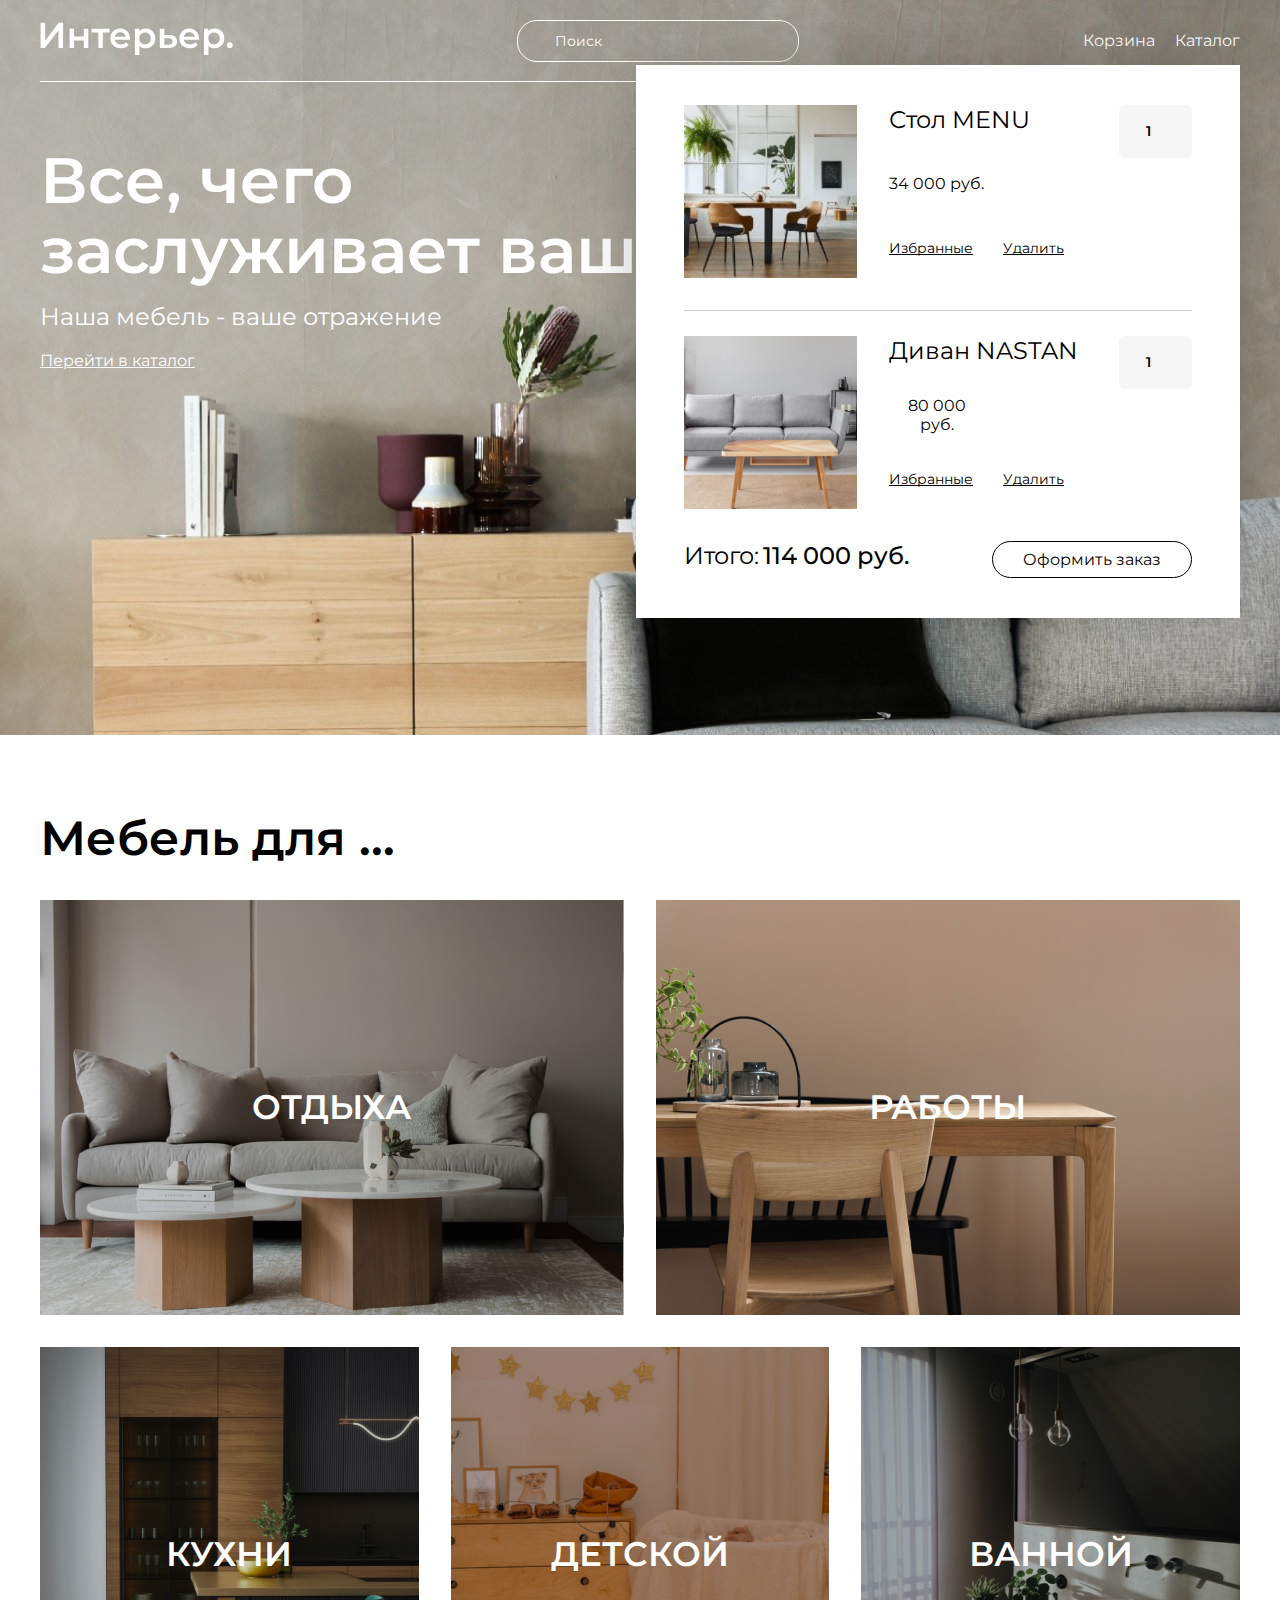
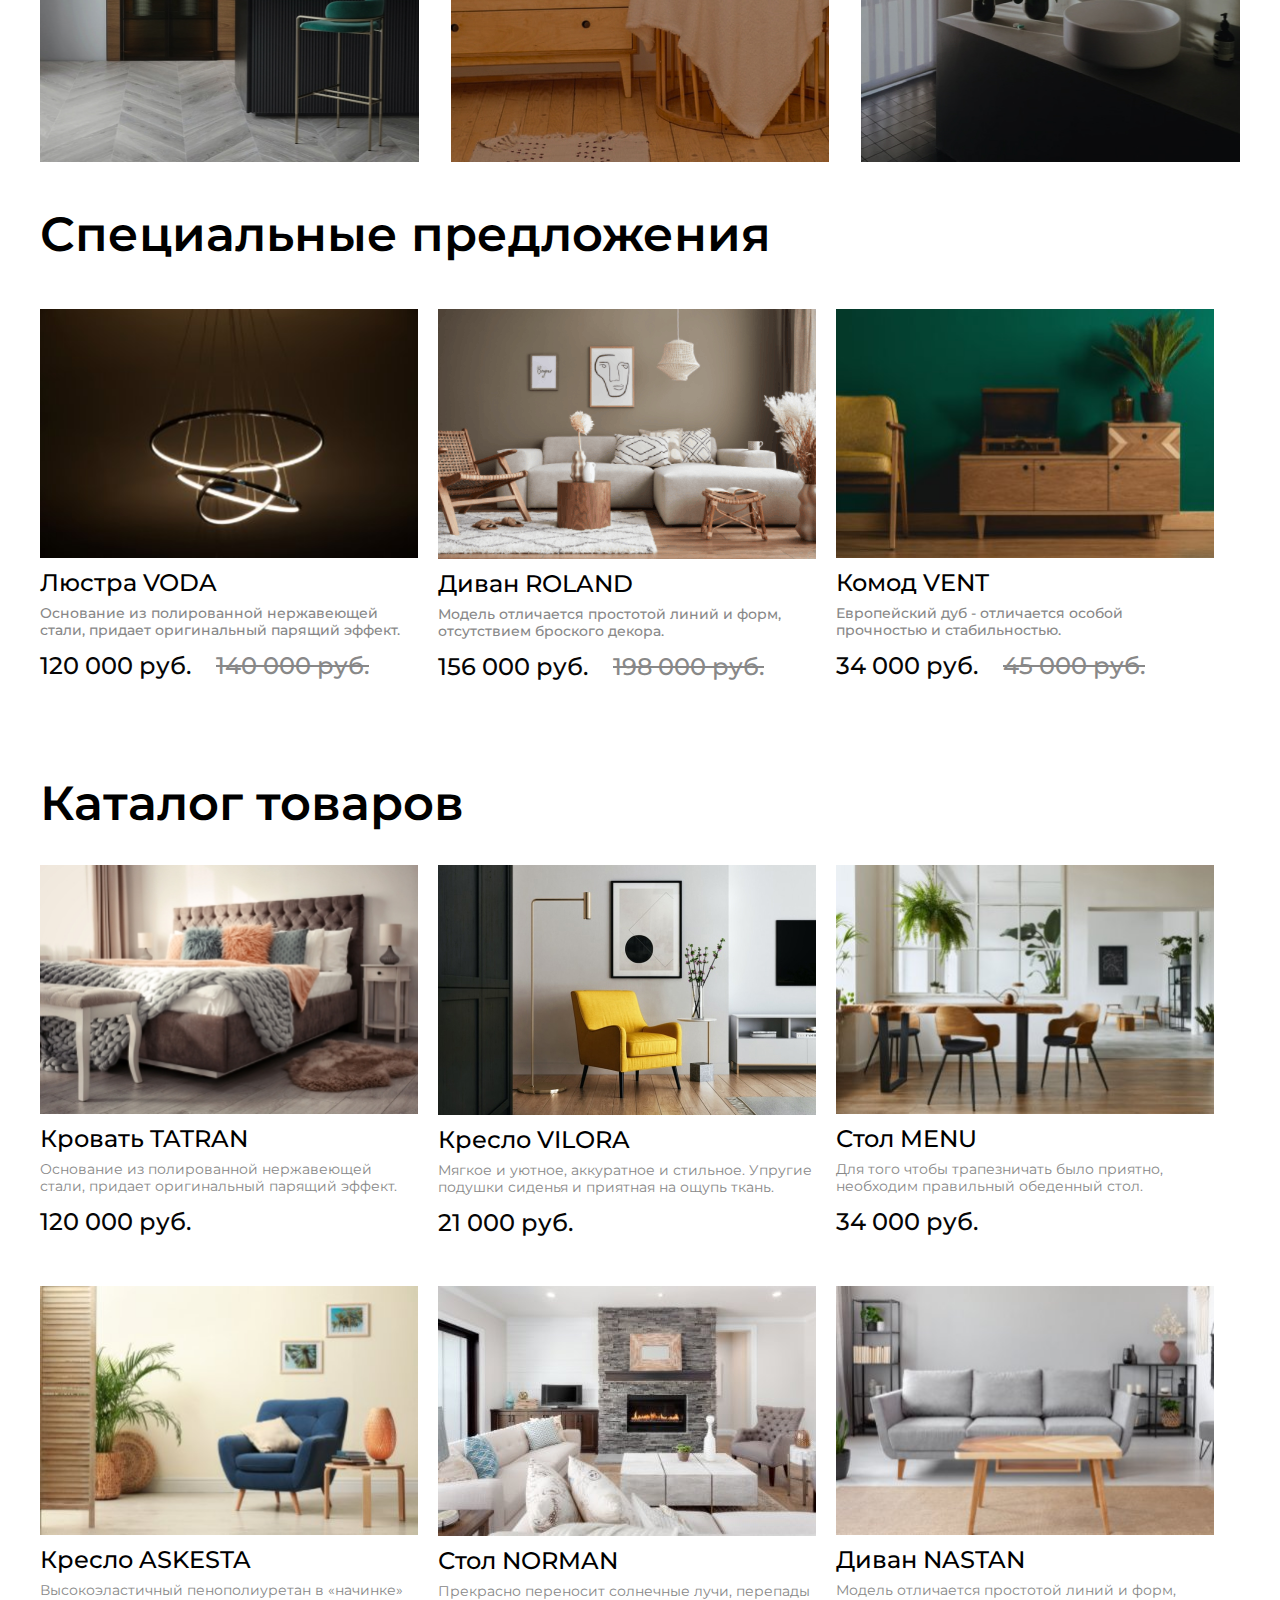
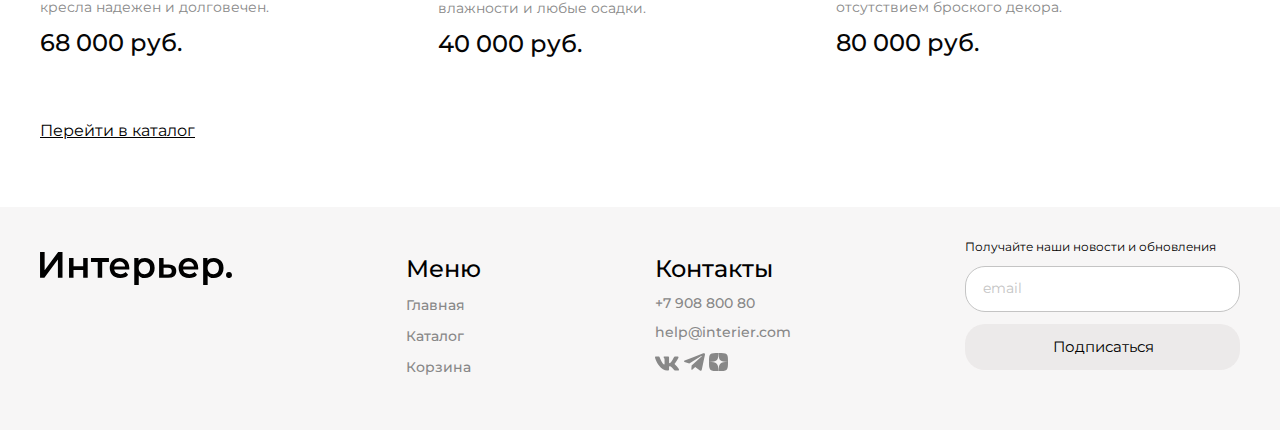
<file: index.html>
<!DOCTYPE html>
<html lang="en">

<head>
    <meta charset="UTF-8">
    <meta http-equiv="X-UA-Compatible" content="IE=edge">
    <meta name="viewport" content="width=, initial-scale=1.0">
    <title>magazin</title>
    <link rel="preconnect" href="https://fonts.googleapis.com">
    <link rel="preconnect" href="https://fonts.gstatic.com" crossorigin>
    <link href="https://fonts.googleapis.com/css2?family=Montserrat:ital,wght@0,100..900;1,100..900&display=swap"
        rel="stylesheet">
    <link rel="stylesheet" href="styles.css">
</head>

<body>
    <div class="top">
        <header class="header">
            <a href="index.html"><img class="header__logo" src="./Images/logo.svg" alt="Логотип магазина"></a>
            <form class="input1" action="#">
                <input placeholder="Поиск" class="header__input" type="text">
            </form>

            <nav class="header__menu">
                <a class="header__link" href="cart.html">Корзина</a>
                <a class="header__link" href="catalog.html">Каталог</a>
                <div class="cart-one">
                    <section class="cart-one__content">
                        <div class="cart-one__item-1">
                            <div class="cart-one__left">
                                <img class="cart-one__image" src="img/menu.jpeg" alt="cart image">
                                <div class="cart-one__info">
                                    <h3 class="cart-one__info-subtitle">Стол MENU</h3>
                                    <p class="cart-one__info-price">34 000 руб.</p>
                                    <div class="cart-one__link-box">
                                        <a class="cart-one__link" href="#">Избранные</a>
                                        <a class="cart-one__link" href="#">Удалить</a>
                                    </div>
                                </div>
                            </div>
                            <input class="cart-one__number" type="number" value="1" min="1">
                        </div>
                        <div class="cart-one__item-2">
                            <div class="cart-one__left">
                                <img class="cart-one__image" src="img/natsan.jpg" alt="cart image">
                                <div class="cart-one__info">
                                    <h3 class="cart-one__info-subtitle">Диван NASTAN</h3>
                                    <p class="cart-one__info-price">80 000 руб.</p>
                                    <div class="cart-one__link-box">
                                        <a class="cart-one__link" href="#">Избранные</a>
                                        <a class="cart-one__link" href="#">Удалить</a>
                                    </div>
                                </div>
                            </div>
                            <input class="cart-one__number" type="number" value="1" min="1">
                        </div>
                        <div>
                            <form action="cart.html">
                                <button class="cart-one__button-1">Оформить заказ</button>
                                <span class="cart-one__text">Итого:</span>
                                <span class="cart-one__price">114 000 руб.</span>
                            </form>
                        </div>
                    </section>
                </div>
            </nav>

            <div class="menu-mob">
                <a href="index.html"><img src="./img/search.svg" alt="#"></a>
                <a href="cart.html"><img src="./img/shopping-cart.svg" alt="#"></a>
                <a href="catalog.html"><img src="./img/group.svg" alt="#"></a>
            </div>

        </header>
        <section class="content">
            <h1 class="content__hight">Все, чего <br> заслуживает ваш дом</h1>
            <p class="content__furniture">Наша мебель - ваше отражение</p>
            <a class="content__link" href="catalog.html">Перейти в каталог</a>
        </section>
    </div>


    <div class="for-box">
        <h2 class="heading">Мебель для ...</h2>
        <div class="for">
            <div class="for__item for__item_1 for__item-big">ОТДЫХА</div>
            <div class="for__item for__item_2 for__item-big">РАБОТЫ</div>
            <div class="for__item for__item_3">КУХНИ</div>
            <div class="for__item for__item_4">ДЕТСКОЙ</div>
            <div class="for__item for__item_5">ВАННОЙ</div>
        </div>
    </div>

    <div class="product">
        <h2 class="product__stocks">Специальные предложения</h2>
        <section class="product__special">
            <article class="product__cards">
                <img class="product__img" src="./Images/voda.jpeg" alt="Люстра voda">
                <h3 class="product__name">Люстра VODA</h3>
                <p class="product__description">Основание из полированной нержавеющей стали, придает оригинальный
                    парящий эффект.</p>
                <section class="product__price">
                    <p class="product__price-one">120 000 руб.</p>
                    <p class="product__price-two">140 000 руб.</p>
                </section>
                <div class="icon">
                    <img class="icon__basket" src="./Images/icons/cart.svg" alt="Корзина">
                    <img class="icon__like" src="./Images/icons/like.svg" alt="Лайк">
                </div>
            </article>
            <article class="product__cards">
                <img class="product__img" src="./Images/roland.png" alt="Диван roland">
                <h3 class="product__name">Диван ROLAND</h3>
                <p class="product__description">Модель отличается простотой линий и форм, отсутствием броского декора.
                </p>
                <section class="product__price">
                    <p class="product__price-one">156 000 руб.</p>
                    <p class="product__price-two">198 000 руб.</p>
                </section>
                <div class="icon">
                    <img class="icon__basket" src="./Images/icons/cart.svg" alt="Корзина">
                    <img class="icon__like" src="./Images/icons/like.svg" alt="Лайк">
                </div>
            </article>
            <article class="product__cards">
                <img class="product__img" src="./Images/vent.jpeg" alt="Диван roland">
                <h3 class="product__name">Комод VENT</h3>
                <p class="product__description">Европейский дуб - отличается особой прочностью и стабильностью.</p>
                <section class="product__price">
                    <p class="product__price-one">34 000 руб.</p>
                    <p class="product__price-two">45 000 руб.</p>
                </section>
                <div class="icon">
                    <img class="icon__basket" src="./Images/icons/cart.svg" alt="Корзина">
                    <img class="icon__like" src="./Images/icons/like.svg" alt="Лайк">
                </div>
            </article>
        </section>
    </div>

    <div class="catalog">
        <h2 class="catalog__title">Каталог товаров</h2>
        <div class="catalog__box">
            <article class="catalog__cards">
                <img class="catalog__img" src="./Images/tatran.jpeg" alt="Кровать tatran">
                <h3 class="catalog__name">Кровать TATRAN</h3>
                <p class="catalog__description">Основание из полированной нержавеющей стали, придает оригинальный
                    парящий эффект.</p>
                <section class="product__price">
                    <p class="product__price-one">120 000 руб.</p>
                </section>
                <div class="icon">
                    <img class="icon__basket" src="./Images/icons/cart.svg" alt="Корзина">
                    <img class="icon__like" src="./Images/icons/like.svg" alt="Лайк">
                </div>
            </article>
            <article class="catalog__cards">
                <img class="catalog__img" src="./Images/vilora.jpg" alt="Кресло vilora">
                <h3 class="catalog__name">Кресло VILORA</h3>
                <p class="catalog__description">Мягкое и уютное, аккуратное и стильное. Упругие подушки сиденья и
                    приятная на ощупь ткань. </p>
                <section class="product__price">
                    <p class="product__price-one">21 000 руб.</p>
                </section>
                <div class="icon">
                    <img class="icon__basket" src="./Images/icons/cart.svg" alt="Корзина">
                    <img class="icon__like" src="./Images/icons/like.svg" alt="Лайк">
                </div>
            </article>
            <article class="catalog__cards">
                <img class="catalog__img" src="./Images/menu.jpeg" alt="Стол menu">
                <h3 class="catalog__name">Стол MENU</h3>
                <p class="catalog__description">Для того чтобы трапезничать было приятно, необходим правильный
                    обеденный стол.</p>
                <section class="product__price">
                    <p class="product__price-one">34 000 руб.</p>
                </section>
                <div class="icon">
                    <img class="icon__basket" src="./Images/icons/cart.svg" alt="Корзина">
                    <img class="icon__like" src="./Images/icons/like.svg" alt="Лайк">
                </div>
            </article>
            <article class="catalog__cards">
                <img class="catalog__img" src="./Images/askesta.jpeg" alt="Кресло askesta">
                <h3 class="catalog__name">Кресло ASKESTA</h3>
                <p class="catalog__description">Высокоэластичный пенополиуретан в «начинке» кресла надежен и
                    долговечен.</p>
                <section class="product__price">
                    <p class="product__price-one">68 000 руб.</p>
                </section>
                <div class="icon">
                    <img class="icon__basket" src="./Images/icons/cart.svg" alt="Корзина">
                    <img class="icon__like" src="./Images/icons/like.svg" alt="Лайк">
                </div>
            </article>
            <article class="catalog__cards">
                <img class="catalog__img" src="./Images/norman.jpeg" alt="Стол norman">
                <h3 class="catalog__name">Стол NORMAN</h3>
                <p class="catalog__description">Прекрасно переносит солнечные лучи, перепады влажности и любые
                    осадки.</p>
                <section class="product__price">
                    <p class="product__price-one">40 000 руб.</p>
                </section>
                <div class="icon">
                    <img class="icon__basket" src="./Images/icons/cart.svg" alt="Корзина">
                    <img class="icon__like" src="./Images/icons/like.svg" alt="Лайк">
                </div>
            </article>
            <article class="catalog__cards">
                <img class="catalog__img" src="./Images/nastan.jpeg" alt="Диван nastan">
                <h3 class="catalog__name">Диван NASTAN</h3>
                <p class="catalog__description">Модель отличается простотой линий и форм, отсутствием броского
                    декора.</p>
                <section class="product__price">
                    <p class="product__price-one">80 000 руб.</p>
                </section>
                <div class="icon">
                    <img class="icon__basket" src="./Images/icons/cart.svg" alt="Корзина">
                    <img class="icon__like" src="./Images/icons/like.svg" alt="Лайк">
                </div>
            </article>
        </div>
    </div>
    <nav class="contentfooter1">
        <a class="contentlink" href="catalog.html">Перейти в каталог</a>
    </nav>
    <div class="footer">
        <footer class="footer__top">
            <img class="footer__logo" src="./Images/logo_footer.svg" alt="Логотип интерьер">
            <section class="footer__item">
                <nav class="footer__elements">
                    <h4 class="footer__menu">Меню</h4>
                    <ul class="footer__item-menu">
                        <li><a class="footer__link" href="index.html">Главная</a></li>
                        <li><a class="footer__link" href="catalog.html">Каталог</a></li>
                        <li><a class="footer__link" href="cart.html">Корзина</a></li>
                    </ul>
                </nav>
            </section>
            <nav class="footercontacts">
                <h4 class="footercontacts__end">Контакты</h4>
                <a class="footercontacts__link" href="+79088008080">+7 908 800 80</a>
                <a class="footercontacts__link" href="help@interier.com">help@interier.com</a>
                <nav class="footercontacts__icon">
                    <svg class="footercontacts__svg" width="25" height="15" viewBox="0 0 25 15" fill="none"
                        xmlns="http://www.w3.org/2000/svg">
                        <path fill-rule="evenodd" clip-rule="evenodd"
                            d="M23.4813 1.4375C23.6473 0.891502 23.4813 0.489502 22.6863 0.489502H20.0613C19.3933 0.489502 19.0852 0.836502 18.9182 1.2195C18.9182 1.2195 17.5833 4.4155 15.6923 6.4915C15.0802 7.0935 14.8022 7.2845 14.4683 7.2845C14.3013 7.2845 14.0503 7.0935 14.0503 6.5465V1.4375C14.0503 0.781502 13.8663 0.489502 13.3103 0.489502H9.18225C8.76525 0.489502 8.51425 0.793502 8.51425 1.0825C8.51425 1.7035 9.46025 1.8475 9.55725 3.5955V7.3935C9.55725 8.2265 9.40425 8.3775 9.07025 8.3775C8.18025 8.3775 6.01525 5.1665 4.73025 1.4925C4.48125 0.777502 4.22925 0.489502 3.55825 0.489502H0.93125C0.18125 0.489502 0.03125 0.836502 0.03125 1.2195C0.03125 1.9015 0.92125 5.2895 4.17625 9.7705C6.34625 12.8305 9.40125 14.4895 12.1842 14.4895C13.8532 14.4895 14.0592 14.1215 14.0592 13.4865V11.1735C14.0592 10.4365 14.2172 10.2895 14.7463 10.2895C15.1363 10.2895 15.8033 10.4815 17.3612 11.9565C19.1413 13.7055 19.4342 14.4895 20.4363 14.4895H23.0613C23.8113 14.4895 24.1873 14.1215 23.9713 13.3935C23.7332 12.6695 22.8833 11.6185 21.7563 10.3715C21.1443 9.6615 20.2262 8.8965 19.9473 8.5135C19.5583 8.0225 19.6693 7.8035 19.9473 7.3665C19.9473 7.3665 23.1472 2.9405 23.4802 1.4375H23.4813Z"
                            fill="#888888" />
                    </svg>
                    <svg class="footercontacts__svg" width="21" height="18" viewBox="0 0 21 18" fill="none"
                        xmlns="http://www.w3.org/2000/svg">
                        <path
                            d="M19.2957 0.363004L0.690684 7.57461C-0.0580144 7.91045 -0.311245 8.58298 0.509724 8.94798L5.28271 10.4727L16.8232 3.30353C17.4533 2.85347 18.0984 2.97348 17.5433 3.46858L7.63159 12.4893L7.32024 16.3069C7.60862 16.8964 8.13666 16.8991 8.47348 16.6061L11.2157 13.998L15.9122 17.533C17.003 18.1821 17.5965 17.7632 17.8312 16.5735L20.9117 1.91163C21.2315 0.447168 20.6861 -0.19809 19.2957 0.363004Z"
                            fill="#888888" />
                    </svg>
                    <svg class="footercontacts__svg" width="19" height="18" viewBox="0 0 19 18" fill="none"
                        xmlns="http://www.w3.org/2000/svg">
                        <path
                            d="M11.3326 10.7357C9.83979 12.195 9.73122 14.0143 9.60229 18C13.5244 18 16.2319 17.9871 17.6298 16.7014C18.9869 15.3771 19.0005 12.69 19.0005 9.09643C14.7934 9.225 12.873 9.32143 11.3326 10.7357ZM0.00050354 9.09643C0.00050354 12.69 0.014075 15.3771 1.37122 16.7014C2.76907 17.9871 5.47657 18 9.39872 18C9.263 14.0143 9.16122 12.195 7.66836 10.7357C6.128 9.32143 4.20765 9.21857 0.00050354 9.09643ZM9.39872 0C5.48336 0 2.76907 0.0128571 1.37122 1.29857C0.014075 2.62286 0.00050354 5.31 0.00050354 8.90357C4.20765 8.775 6.128 8.67857 7.66836 7.26429C9.16122 5.805 9.26979 3.98571 9.39872 0ZM11.3326 7.26429C9.83979 5.805 9.73122 3.98571 9.60229 0C13.5244 0 16.2319 0.0128571 17.6298 1.29857C18.9869 2.62286 19.0005 5.31 19.0005 8.90357C14.7934 8.775 12.873 8.67857 11.3326 7.26429Z"
                            fill="#888888" />
                    </svg>

                </nav>
            </nav>
            <form action="#" class="footersubscrible">
                <p class="footersubscrible__news">Получайте наши новости и обновления</p>
                <input placeholder="email" class="footersubscrible__input" id="#">
                <button class="footersubscrible__button">Подписаться</button>
            </form>
        </footer>
    </div>
</body>

</html>
</file>
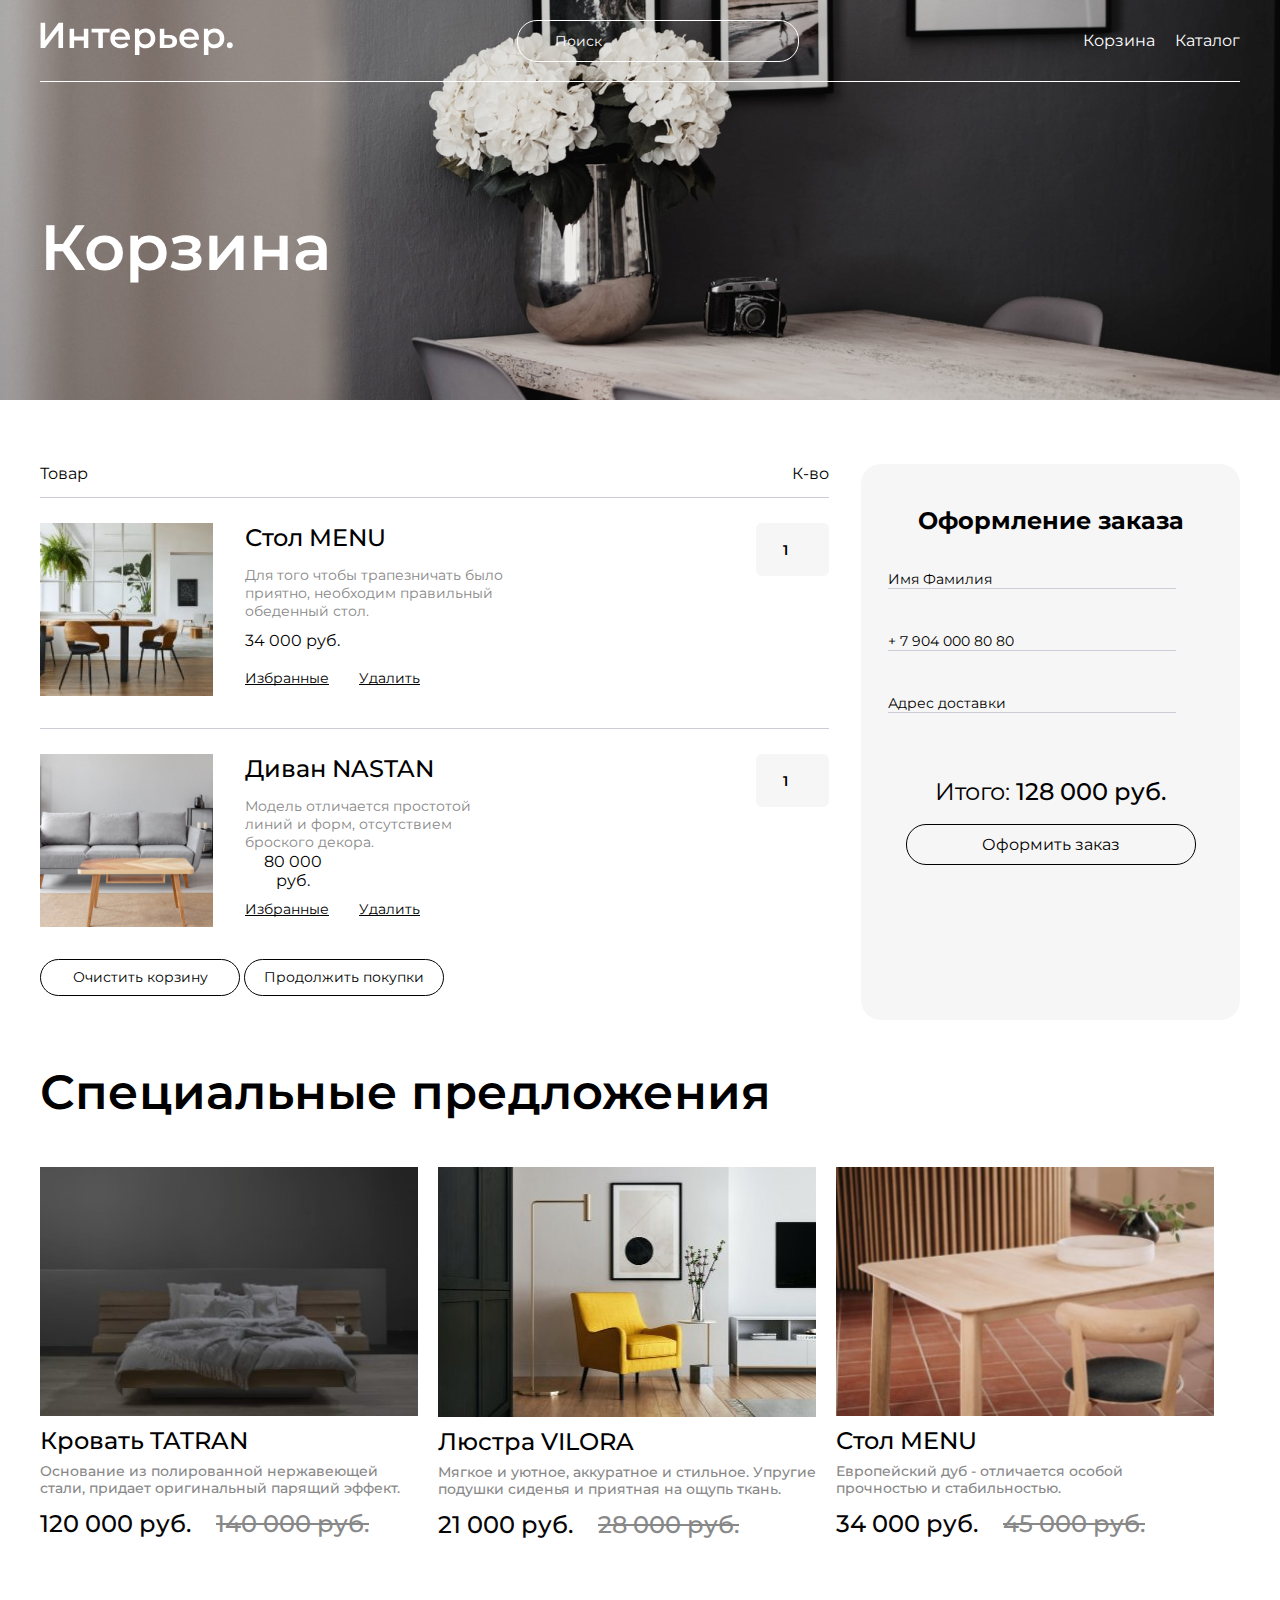
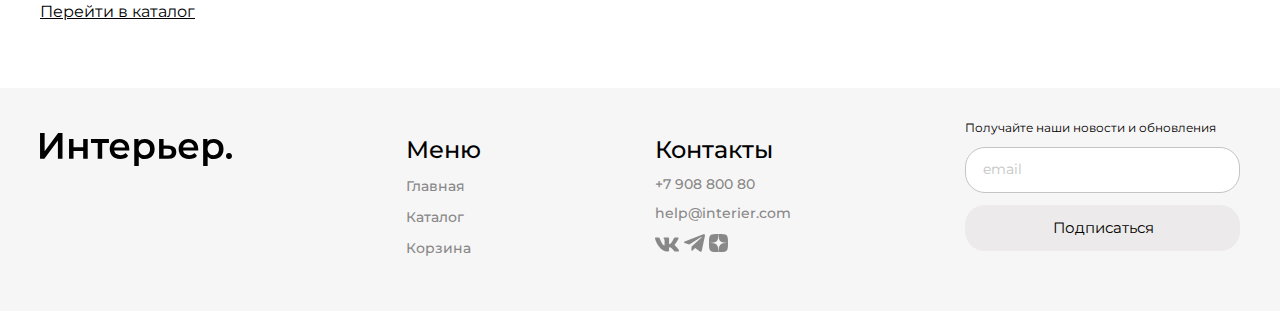
<file: cart.html>
<!DOCTYPE html>
<html lang="en">

<head>
    <meta charset="UTF-8">
    <meta http-equiv="X-UA-Compatible" content="IE=edge">
    <meta name="viewport" content="width=device-width, initial-scale=1.0">
    <title>magazin</title>
    <link rel="preconnect" href="https://fonts.googleapis.com">
    <link rel="preconnect" href="https://fonts.gstatic.com" crossorigin>
    <link href="https://fonts.googleapis.com/css2?family=Montserrat:ital,wght@0,100..900;1,100..900&display=swap"
        rel="stylesheet">
    <link rel="stylesheet" href="styles.css">
</head>

<body>
    <div class="basket">
        <header class="header">
            <a href="index.html"><img class="header__logo" src="./Images/logo.svg" alt="Логотип магазина"></a>
            <form class="input1" action="#">
                <input placeholder="Поиск" class="header__input" type="text">
            </form>
            <nav class="header__menu">
                <a class="header__link" href="cart.html">Корзина</a>
                <a class="header__link" href="catalog.html">Каталог</a>
            </nav>

            <div class="menu-mob">
                <a href="index.html"><img src="./img/search.svg" alt=""></a>
                <a href="cart.html"><img src="./img/shopping-cart.svg" alt=""></a>
                <a href="catalog.html"><img src="./img/group.svg" alt=""></a>
            </div>

        </header>
        <section class="basketcontent">
            <h1 class="basketcontent__hightbig">Корзина</h1>
        </section>
    </div>

    <div class="cart">
        <section class="cart__content">
            <div class="cart__name-box">
                <p>Товар</p>
                <p>К-во</p>
            </div>
            <div class="cart__item">
                <div class="cart__left">
                    <img class="cart__image" src="img/menu.jpeg" alt="cart image">
                    <div class="cart__info">
                        <h3 class="cart__info-subtitle">Стол MENU</h3>
                        <p class="cart__info-desc">Для того чтобы трапезничать было приятно, необходим правильный
                            обеденный стол.</p>
                        <p class="cart__info-price">34 000 руб.</p>
                        <div class="cart__link-box">
                            <a class="cart__link" href="#">Избранные</a>
                            <a class="cart__link" href="#">Удалить</a>
                        </div>
                    </div>
                </div>
                <input class="cart__number" type="number" value="1" min="1">
            </div>
            <div class="cart__item">
                <div class="cart__left">
                    <img class="cart__image" src="img/natsan.jpg" alt="cart image">
                    <div class="cart__info">
                        <h3 class="cart__info-subtitle">Диван NASTAN</h3>
                        <p class="cart__info-desc">Модель отличается простотой линий и форм, отсутствием броского
                            декора.</p>
                        <p class="cart__info-price">80 000 руб.</p>
                        <div class="cart__link-box">
                            <a class="cart__link" href="#">Избранные</a>
                            <a class="cart__link" href="#">Удалить</a>
                        </div>
                    </div>
                </div>
                <input class="cart__number" type="number" value="1" min="1">
            </div>
            <button class="cart__button-1">Очистить корзину</button>
            <button class="cart__button-2">Продолжить покупки</button>
        </section>
        <form action="#" class="cart__form">
            <h3 class="cart__form-subtitle">Оформление заказа</h3>
            <div class="cart__input">
                <input class="cart__input-text" name="username" placeholder="Имя Фамилия">
                <input class="cart__input-text" type="tel" placeholder="+ 7 904 000 80 80">
                <input class="cart__input-text" name="text" placeholder="Адрес доставки">
            </div>
            <div class="cart__form-price">
                <span class="cart__text">Итого:</span>
                <span class="cart__price">128 000 руб.</span>
            </div>
            <div class="cart__form-button">
                <button class="cart__order">Оформить заказ</button>
            </div>
        </form>
    </div>
    <div class="product">
        <h2 class="product__stocks">Специальные предложения</h2>
        <section class="product__special">
            <article class="product__cards">
                <img class="product__img" src="./img/1.jpeg" alt="Кровать TATRAN">
                <h3 class="product__name">Кровать TATRAN</h3>
                <p class="product__description">Основание из полированной нержавеющей стали, придает оригинальный
                    парящий эффект.</p>
                <section class="product__price">
                    <p class="product__price-one">120 000 руб.</p>
                    <p class="product__price-two">140 000 руб.</p>
                </section>
                <div class="icon">
                    <img class="icon__basket" src="./Images/icons/cart.svg" alt="Корзина">
                    <img class="icon__like" src="./Images/icons/like.svg" alt="Лайк">
                </div>
            </article>
            <article class="product__cards">
                <img class="product__img" src="./img/2.jpeg" alt="Люстра VILORA">
                <h3 class="product__name">Люстра VILORA</h3>
                <p class="product__description">Мягкое и уютное, аккуратное и стильное. Упругие подушки сиденья и
                    приятная на ощупь ткань.
                </p>
                <section class="product__price">
                    <p class="product__price-one">21 000 руб.</p>
                    <p class="product__price-two">28 000 руб.</p>
                </section>
                <div class="icon">
                    <img class="icon__basket" src="./Images/icons/cart.svg" alt="Корзина">
                    <img class="icon__like" src="./Images/icons/like.svg" alt="Лайк">
                </div>
            </article>
            <article class="product__cards">
                <img class="product__img" src="./img/3.jpeg" alt="Стол MENU">
                <h3 class="product__name">Стол MENU</h3>
                <p class="product__description">Европейский дуб - отличается особой прочностью и стабильностью.</p>
                <section class="product__price">
                    <p class="product__price-one">34 000 руб.</p>
                    <p class="product__price-two">45 000 руб.</p>
                </section>
                <div class="icon">
                    <img class="icon__basket" src="./Images/icons/cart.svg" alt="Корзина">
                    <img class="icon__like" src="./Images/icons/like.svg" alt="Лайк">
                </div>
            </article>
        </section>
    </div>
    <nav class="contentfooter1">
        <a class="contentlink" href="catalog.html">Перейти в каталог</a>
    </nav>
    <footer class="footer">
        <div class="footer__top">
            <img class="footer__logo" src="./Images/logo_footer.svg" alt="Логотип интерьер">
            <div class="footer__item">
                <nav class="footer__elements">
                    <h4 class="footer__menu">Меню</h4>
                    <ul class="footer__item-menu">
                        <li><a class="footer__link" href="index.html">Главная</a></li>
                        <li><a class="footer__link" href="catalog.html">Каталог</a></li>
                        <li><a class="footer__link" href="cart.html">Корзина</a></li>
                    </ul>
                </nav>
            </div>
            <div class="footercontacts">
                <h4 class="footercontacts__end">Контакты</h4>
                <a class="footercontacts__link" href="+79088008080">+7 908 800 80</a>
                <a class="footercontacts__link" href="help@interier.com">help@interier.com</a>
                <nav class="footercontacts__icon">
                    <svg class="footercontacts__svg" width="25" height="15" viewBox="0 0 25 15" fill="none"
                        xmlns="http://www.w3.org/2000/svg">
                        <path fill-rule="evenodd" clip-rule="evenodd"
                            d="M23.4813 1.4375C23.6473 0.891502 23.4813 0.489502 22.6863 0.489502H20.0613C19.3933 0.489502 19.0852 0.836502 18.9182 1.2195C18.9182 1.2195 17.5833 4.4155 15.6923 6.4915C15.0802 7.0935 14.8022 7.2845 14.4683 7.2845C14.3013 7.2845 14.0503 7.0935 14.0503 6.5465V1.4375C14.0503 0.781502 13.8663 0.489502 13.3103 0.489502H9.18225C8.76525 0.489502 8.51425 0.793502 8.51425 1.0825C8.51425 1.7035 9.46025 1.8475 9.55725 3.5955V7.3935C9.55725 8.2265 9.40425 8.3775 9.07025 8.3775C8.18025 8.3775 6.01525 5.1665 4.73025 1.4925C4.48125 0.777502 4.22925 0.489502 3.55825 0.489502H0.93125C0.18125 0.489502 0.03125 0.836502 0.03125 1.2195C0.03125 1.9015 0.92125 5.2895 4.17625 9.7705C6.34625 12.8305 9.40125 14.4895 12.1842 14.4895C13.8532 14.4895 14.0592 14.1215 14.0592 13.4865V11.1735C14.0592 10.4365 14.2172 10.2895 14.7463 10.2895C15.1363 10.2895 15.8033 10.4815 17.3612 11.9565C19.1413 13.7055 19.4342 14.4895 20.4363 14.4895H23.0613C23.8113 14.4895 24.1873 14.1215 23.9713 13.3935C23.7332 12.6695 22.8833 11.6185 21.7563 10.3715C21.1443 9.6615 20.2262 8.8965 19.9473 8.5135C19.5583 8.0225 19.6693 7.8035 19.9473 7.3665C19.9473 7.3665 23.1472 2.9405 23.4802 1.4375H23.4813Z"
                            fill="#888888" />
                    </svg>
                    <svg class="footercontacts__svg" width="21" height="18" viewBox="0 0 21 18" fill="none"
                        xmlns="http://www.w3.org/2000/svg">
                        <path
                            d="M19.2957 0.363004L0.690684 7.57461C-0.0580144 7.91045 -0.311245 8.58298 0.509724 8.94798L5.28271 10.4727L16.8232 3.30353C17.4533 2.85347 18.0984 2.97348 17.5433 3.46858L7.63159 12.4893L7.32024 16.3069C7.60862 16.8964 8.13666 16.8991 8.47348 16.6061L11.2157 13.998L15.9122 17.533C17.003 18.1821 17.5965 17.7632 17.8312 16.5735L20.9117 1.91163C21.2315 0.447168 20.6861 -0.19809 19.2957 0.363004Z"
                            fill="#888888" />
                    </svg>
                    <svg class="footercontacts__svg" width="19" height="18" viewBox="0 0 19 18" fill="none"
                        xmlns="http://www.w3.org/2000/svg">
                        <path
                            d="M11.3326 10.7357C9.83979 12.195 9.73122 14.0143 9.60229 18C13.5244 18 16.2319 17.9871 17.6298 16.7014C18.9869 15.3771 19.0005 12.69 19.0005 9.09643C14.7934 9.225 12.873 9.32143 11.3326 10.7357ZM0.00050354 9.09643C0.00050354 12.69 0.014075 15.3771 1.37122 16.7014C2.76907 17.9871 5.47657 18 9.39872 18C9.263 14.0143 9.16122 12.195 7.66836 10.7357C6.128 9.32143 4.20765 9.21857 0.00050354 9.09643ZM9.39872 0C5.48336 0 2.76907 0.0128571 1.37122 1.29857C0.014075 2.62286 0.00050354 5.31 0.00050354 8.90357C4.20765 8.775 6.128 8.67857 7.66836 7.26429C9.16122 5.805 9.26979 3.98571 9.39872 0ZM11.3326 7.26429C9.83979 5.805 9.73122 3.98571 9.60229 0C13.5244 0 16.2319 0.0128571 17.6298 1.29857C18.9869 2.62286 19.0005 5.31 19.0005 8.90357C14.7934 8.775 12.873 8.67857 11.3326 7.26429Z"
                            fill="#888888" />
                    </svg>

                </nav>
            </div>

            <form action="#" class="footersubscrible">
                <p class="footersubscrible__news">Получайте наши новости и обновления</p>
                <input placeholder="email" class="footersubscrible__input" id="#">
                <button class="footersubscrible__button">Подписаться</button>
            </form>
        </div>
    </footer>
</body>

</html>
</file>
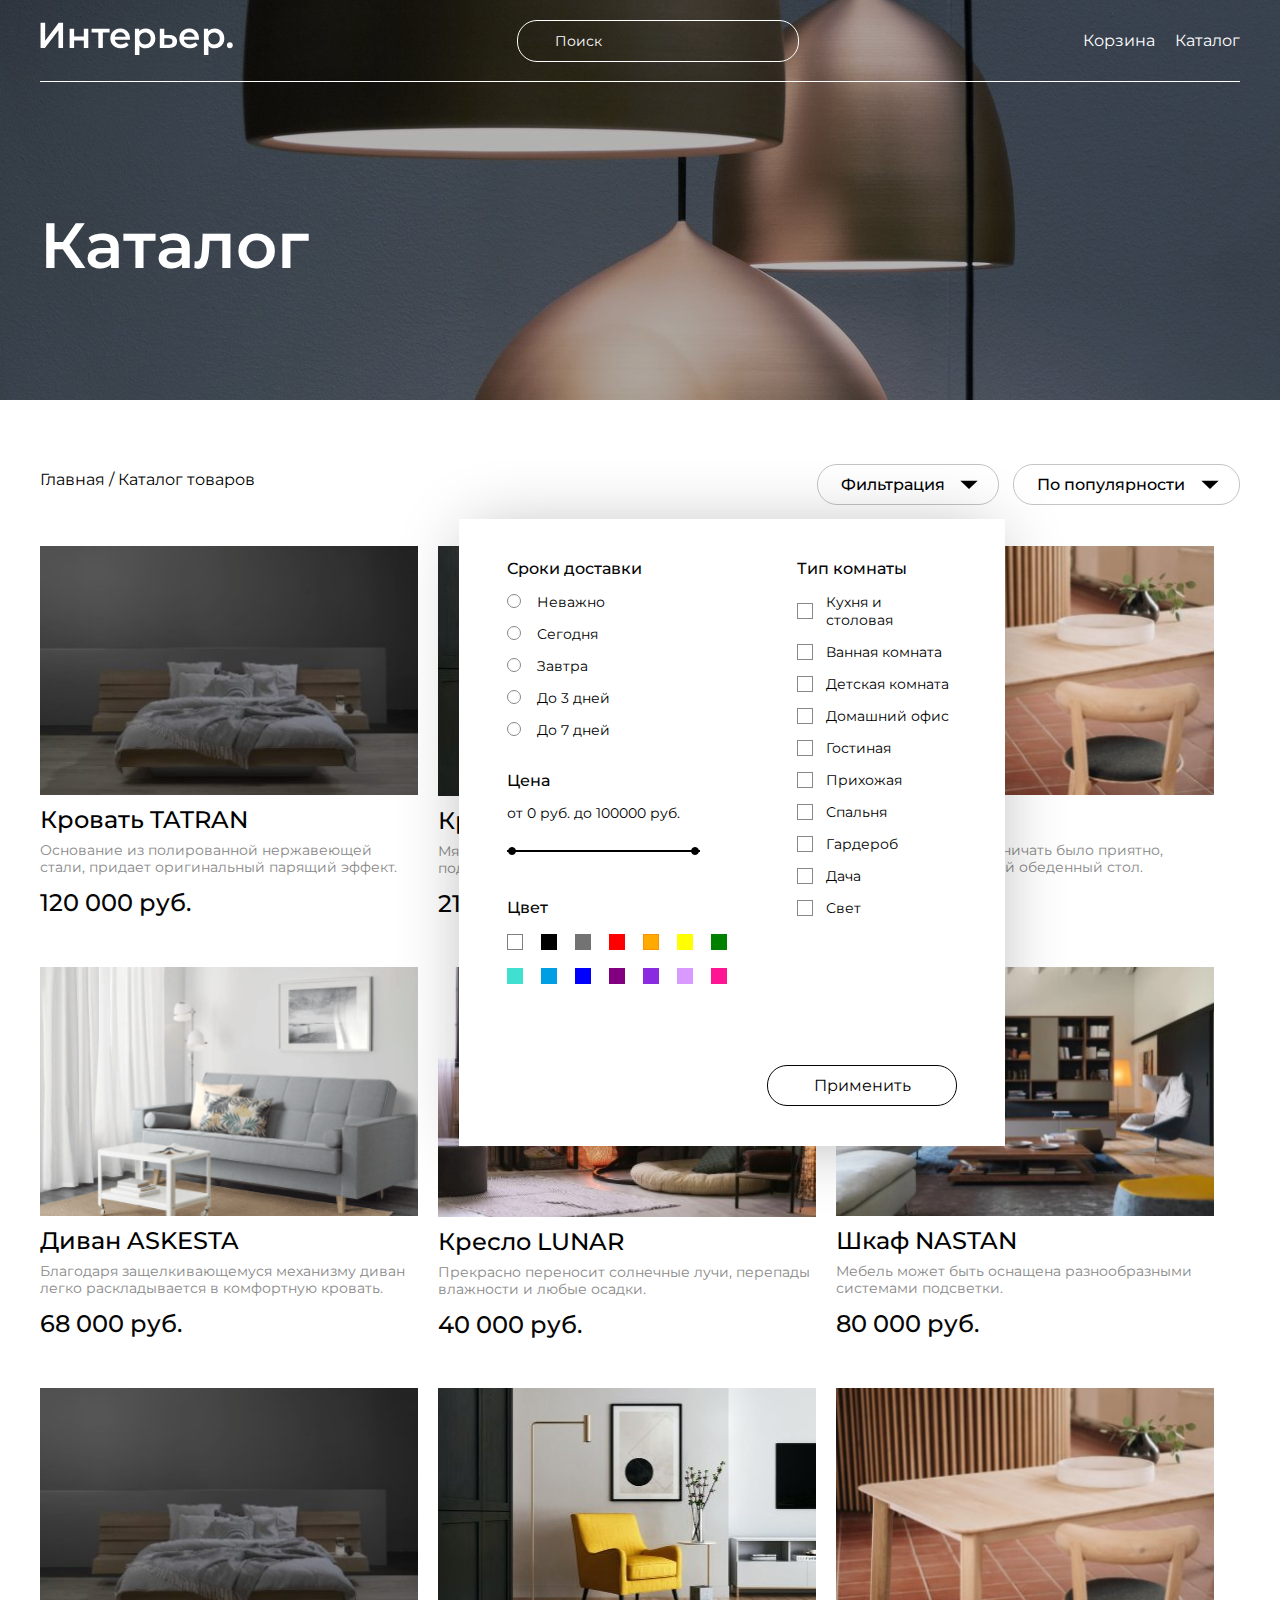
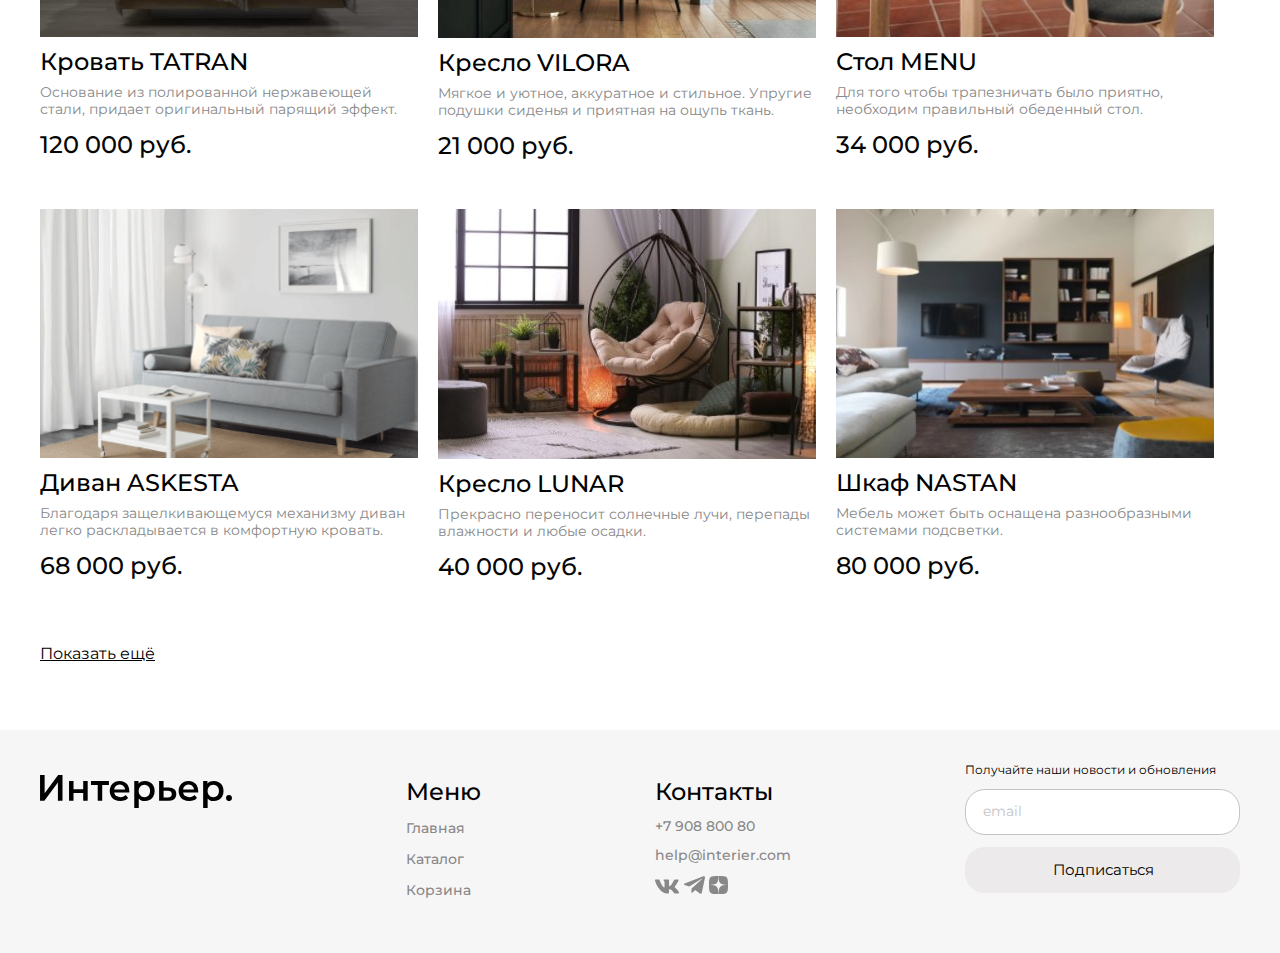
<file: catalog.html>
<!DOCTYPE html>
<html lang="en">

<head>
    <meta charset="UTF-8">
    <meta http-equiv="X-UA-Compatible" content="IE=edge">
    <meta name="viewport" content="width=device-width, initial-scale=1.0">
    <title>catalog</title>
    <link rel="preconnect" href="https://fonts.googleapis.com">
    <link rel="preconnect" href="https://fonts.gstatic.com" crossorigin>
    <link href="https://fonts.googleapis.com/css2?family=Montserrat:ital,wght@0,100..900;1,100..900&display=swap"
        rel="stylesheet">
    <link rel="stylesheet" href="styles.css">
</head>

<body>
    <div class="topcatalog">
        <header class="header">
            <a href="index.html"><img class="header__logo" src="./Images/logo.svg" alt="Логотип магазина"></a>
            <form class="input1" action="#">
                <input placeholder="Поиск" class="header__input" type="text">
            </form>
            <nav class="header__menu">
                <a class="header__link" href="cart.html">Корзина</a>
                <a class="header__link" href="catalog.html">Каталог</a>
            </nav>

            <div class="menu-mob">
                <a href="index.html"><img src="./img/search.svg" alt=""></a>
                <a href="cart.html"><img src="./img/shopping-cart.svg" alt=""></a>
                <a href="catalog.html"><img src="./img/group.svg" alt=""></a>
            </div>

        </header>
        <section class="content">
            <h1 class="content__hight1">Каталог</h1>
        </section>
    </div>

    <section class="filter-box">
        <div>
            <a class="filter-box__link" href="index.html">Главная /</a>
            <a class="filter-box__link" href="catalog.html">Каталог товаров</a>
        </div>

        <div class="filter">
            <form class="filter-form" action="#">
                <select class="button filter-button">
                    <option value="#">Фильтрация</option>
                </select>
                <select class="button popular-button">
                    <option value="#">По популярности</option>
                    <option value="new">Сперва новые</option>
                </select>

                <div class="filter-form__content">
                    <div class="filter-form__content-position">
                        <fieldset class="filter-form__content-fieldset">
                            <legend class="filter-form__content-legend">Сроки доставки</legend>
                            <div class="radio-time">
                                <div class="radio">
                                    <input class="radio__input" type="radio" id="any" name="delivery-time" value="any">
                                    <label class="radio__label" for="any">Неважно</label>
                                </div>
                                <div class="radio">
                                    <input class="radio__input" type="radio" id="today" name="delivery-time"
                                        value="today">
                                    <label class="radio__label" for="today">Сегодня</label>
                                </div>
                                <div class="radio">
                                    <input class="radio__input" type="radio" id="tomorrow" name="delivery-time"
                                        value="tomorrow">
                                    <label class="radio__label" for="tomorrow">Завтра</label>
                                </div>
                                <div class="radio">
                                    <input class="radio__input" type="radio" id="three-days" name="delivery-time"
                                        value="three-days">
                                    <label class="radio__label" for="three-days">До 3 дней</label>
                                </div>
                                <div class="radio">
                                    <input class="radio__input" type="radio" id="seven-days" name="delivery-time"
                                        value="seven-days">
                                    <label class="radio__label" for="seven-days">До 7 дней</label>
                                </div>
                            </div>
                        </fieldset>

                        <fieldset class="filter-form__content-fieldset">
                            <legend class="filter-form__content-legend">Цена</legend>
                            <div class="range">
                                <label class="range__label">от 0 руб. до 100000 руб.</label>
                                <div class="range__slider">
                                    <input class="range__input range__input--min" name="price-min" type="range" min="1"
                                        max="100000" value="1">
                                    <input class="range__input range__input--max" name="price-max" type="range" min="1"
                                        max="100000" value="100000">
                                </div>
                            </div>
                        </fieldset>

                        <fieldset class="filter-form__content-fieldset">
                            <legend class="filter-form__content-legend">Цвет</legend>
                            <div class="color-options">
                                <div class="checkbox color-options__checkbox">
                                    <input class="checkbox__input" type="checkbox" id="color-white" value="white">
                                    <label class="checkbox-label checkbox__color--white" for="color-white"></label>
                                </div>
                                <div class="checkbox color-options__checkbox">
                                    <input class="checkbox__input" type="checkbox" id="color-black" value="black">
                                    <label class="checkbox-label checkbox__color--black" for="color-black"></label>
                                </div>
                                <div class="checkbox__color-options">
                                    <input class="checkbox__input" type="checkbox" id="color-gray">
                                    <label class="checkbox-label checkbox__color--gray" for="color-gray"></label>
                                </div>
                                <div class="checkbox__color-options">
                                    <input class="checkbox__input" type="checkbox" id="color-red">
                                    <label class="checkbox-label checkbox__color--red" for="color-red"></label>
                                </div>
                                <div class="checkbox__color-options">
                                    <input class="checkbox__input" type="checkbox" id="color-orange">
                                    <label class="checkbox-label checkbox__color--orange" for="color-orange"></label>
                                </div>
                                <div class="checkbox__color-options">
                                    <input class="checkbox__input" type="checkbox" id="color-yellow">
                                    <label class="checkbox-label checkbox__color--yellow" for="color-yellow"></label>
                                </div>
                                <div class="checkbox__color-options">
                                    <input class="checkbox__input" type="checkbox" id="color-green">
                                    <label class="checkbox-label checkbox__color--green" for="color-green"></label>
                                </div>
                                <div class="checkbox__color-options">
                                    <input class="checkbox__input" type="checkbox" id="color-ligthgreen">
                                    <label class="checkbox-label checkbox__color--ligthgreen"
                                        for="color-ligthgreen"></label>
                                </div>
                                <div class="checkbox__color-options">
                                    <input class="checkbox__input" type="checkbox" id="color-blue">
                                    <label class="checkbox-label checkbox__color--blue" for="color-blue"></label>
                                </div>
                                <div class="checkbox__color-options">
                                    <input class="checkbox__input" type="checkbox" id="color-darkblue">
                                    <label class="checkbox-label checkbox__color--darkblue"
                                        for="color-darkblue"></label>
                                </div>
                                <div class="checkbox__color-options">
                                    <input class="checkbox__input" type="checkbox" id="color-darkpurple">
                                    <label class="checkbox-label checkbox__color--darkpurple"
                                        for="color-darkpurple"></label>
                                </div>
                                <div class="checkbox__color-options">
                                    <input class="checkbox__input" type="checkbox" id="color-purple">
                                    <label class="checkbox-label checkbox__color--purple" for="color-purple"></label>
                                </div>
                                <div class="checkbox__color-options">
                                    <input class="checkbox__input" type="checkbox" id="color-ligthpurple">
                                    <label class="checkbox-label checkbox__color--ligthpurple"
                                        for="color-ligthpurple"></label>
                                </div>
                                <div class="checkbox__color-options">
                                    <input class="checkbox__input" type="checkbox" id="color-pink">
                                    <label class="checkbox-label checkbox__color--pink" for="color-pink"></label>
                                </div>
                            </div>
                        </fieldset>

                        <fieldset class="filter-form__content-fieldset">
                            <legend class="filter-form__content-legend">Тип комнаты</legend>
                            <div class="checkbox__for">
                                <div class="room-type">
                                    <div class="checkbox">
                                        <input class="checkbox__input" type="checkbox" id="kitchen-dining"
                                            value="kitchen-dining">
                                        <label class="checkbox__label" for="kitchen-dining">Кухня и столовая</label>
                                    </div>
                                    <div class="checkbox">
                                        <input class="checkbox__input" type="checkbox" id="bathroom" value="bathroom">
                                        <label class="checkbox__label" for="bathroom">Ванная комната</label>
                                    </div>
                                    <div class="checkbox">
                                        <input class="checkbox__input" type="checkbox" id="kids-room">
                                        <label class="checkbox__label" for="kids-room">Детская комната</label>
                                    </div>
                                    <div class="checkbox">
                                        <input class="checkbox__input" type="checkbox" id="home-office">
                                        <label class="checkbox__label" for="home-office">Домашний офис</label>
                                    </div>
                                    <div class="checkbox">
                                        <input class="checkbox__input" type="checkbox" id="living-room">
                                        <label class="checkbox__label" for="living-room">Гостиная</label>
                                    </div>
                                    <div class="checkbox">
                                        <input class="checkbox__input" type="checkbox" id="hallway">
                                        <label class="checkbox__label" for="hallway">Прихожая</label>
                                    </div>
                                    <div class="checkbox">
                                        <input class="checkbox__input" type="checkbox" id="bedroom">
                                        <label class="checkbox__label" for="bedroom">Спальня</label>
                                    </div>
                                    <div class="checkbox">
                                        <input class="checkbox__input" type="checkbox" id="dressing-room">
                                        <label class="checkbox__label" for="dressing-room">Гардероб</label>
                                    </div>
                                    <div class="checkbox">
                                        <input class="checkbox__input" type="checkbox" id="cottage">
                                        <label class="checkbox__label" for="cottage">Дача</label>
                                    </div>
                                    <div class="checkbox">
                                        <input class="checkbox__input" type="checkbox" id="lighting">
                                        <label class="checkbox__label" for="lighting">Свет</label>
                                    </div>
                                </div>
                            </div>
                        </fieldset>
                    </div>
                    <button type="submit" class="filter-form__button button">Применить</button>
                </div>
            </form>
        </div>
    </section>

    <div class="catalog">
        <div class="catalog__box">
            <article class="catalog__cards">
                <img class="catalog__img" src="./img/1.jpeg" alt="Кровать tatran">
                <h3 class="catalog__name">Кровать TATRAN</h3>
                <p class="catalog__description">Основание из полированной нержавеющей стали, придает оригинальный
                    парящий эффект.</p>
                <section class="product__price">
                    <p class="product__price-one">120 000 руб.</p>
                </section>
                <div class="icon">
                    <img class="icon__basket" src="./Images/icons/cart.svg" alt="Корзина">
                    <img class="icon__like" src="./Images/icons/like.svg" alt="Лайк">
                </div>
            </article>
            <article class="catalog__cards">
                <img class="catalog__img" src="./img/2.jpeg" alt="Кресло vilora">
                <h3 class="catalog__name">Кресло VILORA</h3>
                <p class="catalog__description">Мягкое и уютное, аккуратное и стильное. Упругие подушки сиденья и
                    приятная на ощупь ткань. </p>
                <section class="product__price">
                    <p class="product__price-one">21 000 руб.</p>
                </section>
                <div class="icon">
                    <img class="icon__basket" src="./Images/icons/cart.svg" alt="Корзина">
                    <img class="icon__like" src="./Images/icons/like.svg" alt="Лайк">
                </div>
            </article>
            <article class="catalog__cards">
                <img class="catalog__img" src="./img/3.jpeg" alt="Стол menu">
                <h3 class="catalog__name">Стол MENU</h3>
                <p class="catalog__description">Для того чтобы трапезничать было приятно, необходим правильный
                    обеденный стол.</p>
                <section class="product__price">
                    <p class="product__price-one">34 000 руб.</p>
                </section>
                <div class="icon">
                    <img class="icon__basket" src="./Images/icons/cart.svg" alt="Корзина">
                    <img class="icon__like" src="./Images/icons/like.svg" alt="Лайк">
                </div>
            </article>
            <article class="catalog__cards">
                <img class="catalog__img" src="./img/4.png" alt="Кресло askesta">
                <h3 class="catalog__name">Диван ASKESTA</h3>
                <p class="catalog__description">Благодаря защелкивающемуся механизму диван легко раскладывается в
                    комфортную кровать.</p>
                <section class="product__price">
                    <p class="product__price-one">68 000 руб.</p>
                </section>
                <div class="icon">
                    <img class="icon__basket" src="./Images/icons/cart.svg" alt="Корзина">
                    <img class="icon__like" src="./Images/icons/like.svg" alt="Лайк">
                </div>
            </article>
            <article class="catalog__cards">
                <img class="catalog__img" src="./img/5.jpeg" alt="Стол norman">
                <h3 class="catalog__name">Кресло LUNAR</h3>
                <p class="catalog__description">Прекрасно переносит солнечные лучи, перепады влажности и любые
                    осадки.</p>
                <section class="product__price">
                    <p class="product__price-one">40 000 руб.</p>
                </section>
                <div class="icon">
                    <img class="icon__basket" src="./Images/icons/cart.svg" alt="Корзина">
                    <img class="icon__like" src="./Images/icons/like.svg" alt="Лайк">
                </div>
            </article>
            <article class="catalog__cards">
                <img class="catalog__img" src="./img/6.jpeg" alt="Диван nastan">
                <h3 class="catalog__name">Шкаф NASTAN</h3>
                <p class="catalog__description">Мебель может быть оснащена разнообразными системами подсветки.</p>
                <section class="product__price">
                    <p class="product__price-one">80 000 руб.</p>
                </section>
                <div class="icon">
                    <img class="icon__basket" src="./Images/icons/cart.svg" alt="Корзина">
                    <img class="icon__like" src="./Images/icons/like.svg" alt="Лайк">
                </div>
            </article>
            <article class="catalog__cards">
                <img class="catalog__img" src="./img/1.jpeg" alt="Кровать tatran">
                <h3 class="catalog__name">Кровать TATRAN</h3>
                <p class="catalog__description">Основание из полированной нержавеющей стали, придает оригинальный
                    парящий эффект.</p>
                <section class="product__price">
                    <p class="product__price-one">120 000 руб.</p>
                </section>
                <div class="icon">
                    <img class="icon__basket" src="./Images/icons/cart.svg" alt="Корзина">
                    <img class="icon__like" src="./Images/icons/like.svg" alt="Лайк">
                </div>
            </article>
            <article class="catalog__cards">
                <img class="catalog__img" src="./img/2.jpeg" alt="Кресло vilora">
                <h3 class="catalog__name">Кресло VILORA</h3>
                <p class="catalog__description">Мягкое и уютное, аккуратное и стильное. Упругие подушки сиденья и
                    приятная на ощупь ткань. </p>
                <section class="product__price">
                    <p class="product__price-one">21 000 руб.</p>
                </section>
                <div class="icon">
                    <img class="icon__basket" src="./Images/icons/cart.svg" alt="Корзина">
                    <img class="icon__like" src="./Images/icons/like.svg" alt="Лайк">
                </div>
            </article>
            <article class="catalog__cards">
                <img class="catalog__img" src="./img/3.jpeg" alt="Стол menu">
                <h3 class="catalog__name">Стол MENU</h3>
                <p class="catalog__description">Для того чтобы трапезничать было приятно, необходим правильный
                    обеденный стол.</p>
                <section class="product__price">
                    <p class="product__price-one">34 000 руб.</p>
                </section>
                <div class="icon">
                    <img class="icon__basket" src="./Images/icons/cart.svg" alt="Корзина">
                    <img class="icon__like" src="./Images/icons/like.svg" alt="Лайк">
                </div>
            </article>
            <article class="catalog__cards">
                <img class="catalog__img" src="./img/4.png" alt="Кресло askesta">
                <h3 class="catalog__name">Диван ASKESTA</h3>
                <p class="catalog__description">Благодаря защелкивающемуся механизму диван легко раскладывается в
                    комфортную кровать.</p>
                <section class="product__price">
                    <p class="product__price-one">68 000 руб.</p>
                </section>
                <div class="icon">
                    <img class="icon__basket" src="./Images/icons/cart.svg" alt="Корзина">
                    <img class="icon__like" src="./Images/icons/like.svg" alt="Лайк">
                </div>
            </article>
            <article class="catalog__cards">
                <img class="catalog__img" src="./img/5.jpeg" alt="Стол norman">
                <h3 class="catalog__name">Кресло LUNAR</h3>
                <p class="catalog__description">Прекрасно переносит солнечные лучи, перепады влажности и любые
                    осадки.</p>
                <section class="product__price">
                    <p class="product__price-one">40 000 руб.</p>
                </section>
                <div class="icon">
                    <img class="icon__basket" src="./Images/icons/cart.svg" alt="Корзина">
                    <img class="icon__like" src="./Images/icons/like.svg" alt="Лайк">
                </div>
            </article>
            <article class="catalog__cards">
                <img class="catalog__img" src="./img/6.jpeg" alt="Диван nastan">
                <h3 class="catalog__name">Шкаф NASTAN</h3>
                <p class="catalog__description">Мебель может быть оснащена разнообразными системами подсветки.</p>
                <section class="product__price">
                    <p class="product__price-one">80 000 руб.</p>
                </section>
                <div class="icon">
                    <img class="icon__basket" src="./Images/icons/cart.svg" alt="Корзина">
                    <img class="icon__like" src="./Images/icons/like.svg" alt="Лайк">
                </div>
            </article>
        </div>
    </div>

    <nav class="contentfooter1">
        <a class="contentlink" href="catalog.html">Показать ещё</a>
    </nav>

    <footer class="footer">
        <div class="footer__top">
            <img class="footer__logo" src="./Images/logo_footer.svg" alt="Логотип интерьер">
            <div class="footer__item">
                <nav class="footer__elements">
                    <h4 class="footer__menu">Меню</h4>
                    <ul class="footer__item-menu">
                        <li><a class="footer__link" href="index.html">Главная</a></li>
                        <li><a class="footer__link" href="catalog.html">Каталог</a></li>
                        <li><a class="footer__link" href="cart.html">Корзина</a></li>
                    </ul>
                </nav>
            </div>
            <div class="footercontacts">
                <h4 class="footercontacts__end">Контакты</h4>
                <a class="footercontacts__link" href="+79088008080">+7 908 800 80</a>
                <a class="footercontacts__link" href="help@interier.com">help@interier.com</a>
                <nav class="footercontacts__icon">
                    <svg class="footercontacts__svg" width="25" height="15" viewBox="0 0 25 15" fill="none"
                        xmlns="http://www.w3.org/2000/svg">
                        <path fill-rule="evenodd" clip-rule="evenodd"
                            d="M23.4813 1.4375C23.6473 0.891502 23.4813 0.489502 22.6863 0.489502H20.0613C19.3933 0.489502 19.0852 0.836502 18.9182 1.2195C18.9182 1.2195 17.5833 4.4155 15.6923 6.4915C15.0802 7.0935 14.8022 7.2845 14.4683 7.2845C14.3013 7.2845 14.0503 7.0935 14.0503 6.5465V1.4375C14.0503 0.781502 13.8663 0.489502 13.3103 0.489502H9.18225C8.76525 0.489502 8.51425 0.793502 8.51425 1.0825C8.51425 1.7035 9.46025 1.8475 9.55725 3.5955V7.3935C9.55725 8.2265 9.40425 8.3775 9.07025 8.3775C8.18025 8.3775 6.01525 5.1665 4.73025 1.4925C4.48125 0.777502 4.22925 0.489502 3.55825 0.489502H0.93125C0.18125 0.489502 0.03125 0.836502 0.03125 1.2195C0.03125 1.9015 0.92125 5.2895 4.17625 9.7705C6.34625 12.8305 9.40125 14.4895 12.1842 14.4895C13.8532 14.4895 14.0592 14.1215 14.0592 13.4865V11.1735C14.0592 10.4365 14.2172 10.2895 14.7463 10.2895C15.1363 10.2895 15.8033 10.4815 17.3612 11.9565C19.1413 13.7055 19.4342 14.4895 20.4363 14.4895H23.0613C23.8113 14.4895 24.1873 14.1215 23.9713 13.3935C23.7332 12.6695 22.8833 11.6185 21.7563 10.3715C21.1443 9.6615 20.2262 8.8965 19.9473 8.5135C19.5583 8.0225 19.6693 7.8035 19.9473 7.3665C19.9473 7.3665 23.1472 2.9405 23.4802 1.4375H23.4813Z"
                            fill="#888888" />
                    </svg>
                    <svg class="footercontacts__svg" width="21" height="18" viewBox="0 0 21 18" fill="none"
                        xmlns="http://www.w3.org/2000/svg">
                        <path
                            d="M19.2957 0.363004L0.690684 7.57461C-0.0580144 7.91045 -0.311245 8.58298 0.509724 8.94798L5.28271 10.4727L16.8232 3.30353C17.4533 2.85347 18.0984 2.97348 17.5433 3.46858L7.63159 12.4893L7.32024 16.3069C7.60862 16.8964 8.13666 16.8991 8.47348 16.6061L11.2157 13.998L15.9122 17.533C17.003 18.1821 17.5965 17.7632 17.8312 16.5735L20.9117 1.91163C21.2315 0.447168 20.6861 -0.19809 19.2957 0.363004Z"
                            fill="#888888" />
                    </svg>
                    <svg class="footercontacts__svg" width="19" height="18" viewBox="0 0 19 18" fill="none"
                        xmlns="http://www.w3.org/2000/svg">
                        <path
                            d="M11.3326 10.7357C9.83979 12.195 9.73122 14.0143 9.60229 18C13.5244 18 16.2319 17.9871 17.6298 16.7014C18.9869 15.3771 19.0005 12.69 19.0005 9.09643C14.7934 9.225 12.873 9.32143 11.3326 10.7357ZM0.00050354 9.09643C0.00050354 12.69 0.014075 15.3771 1.37122 16.7014C2.76907 17.9871 5.47657 18 9.39872 18C9.263 14.0143 9.16122 12.195 7.66836 10.7357C6.128 9.32143 4.20765 9.21857 0.00050354 9.09643ZM9.39872 0C5.48336 0 2.76907 0.0128571 1.37122 1.29857C0.014075 2.62286 0.00050354 5.31 0.00050354 8.90357C4.20765 8.775 6.128 8.67857 7.66836 7.26429C9.16122 5.805 9.26979 3.98571 9.39872 0ZM11.3326 7.26429C9.83979 5.805 9.73122 3.98571 9.60229 0C13.5244 0 16.2319 0.0128571 17.6298 1.29857C18.9869 2.62286 19.0005 5.31 19.0005 8.90357C14.7934 8.775 12.873 8.67857 11.3326 7.26429Z"
                            fill="#888888" />
                    </svg>

                </nav>
            </div>

            <form action="#" class="footersubscrible">
                <p class="footersubscrible__news">Получайте наши новости и обновления</p>
                <input placeholder="email" class="footersubscrible__input" id="#">
                <button class="footersubscrible__button">Подписаться</button>
            </form>
        </div>
    </footer>
</body>

</html>
</file>
<file: styles.css>
* {
  margin: 0;
  padding: 0;
}

body {
  font-family: "Montserrat", sans-serif;
}

a {
  text-decoration: none;
}

.top {
  height: 735px;
  background-image: url(Images/background.jpeg);
  background-repeat: no-repeat;
  display: flex;
  flex-direction: column;
  background-size: cover;
  background-position: center;
  padding-left: calc(50% - 600px);
  padding-right: calc(50% - 600px);
}

.topcatalog {
  height: 400px;
  background-image: url(img/head.jpeg);
  background-repeat: no-repeat;
  display: flex;
  flex-direction: column;
  box-sizing: border-box;
  background-size: cover;
  background-position: center;
  padding-left: calc(50% - 600px);
  padding-right: calc(50% - 600px);
}

.header {
  display: flex;
  flex-direction: row;
  justify-content: space-between;
  align-items: center;
  padding: 20px 0px 20px 0px;
  border-bottom: 0.5px solid #FFFFFF;
}

.input1 {
  height: 41px;
  flex: none;
  order: 0;
  flex-grow: 0;
  margin: 0px 10px;
  display: inline-block;
}

.header__input {
  color: #FFFFFF;
  font-family: inherit;
  border: 1px solid rgb(255, 255, 255);
  border-radius: 20px;
  background: transparent;
  padding: 0px 64px;
  box-sizing: border-box;
  height: 42px;
  padding-left: 32px;
}

.header__input::-moz-placeholder {
  color: #FFFFFF;
  padding: 5px;
}

.header__input::placeholder {
  color: #FFFFFF;
  padding: 5px;
}

.header__menu {
  display: flex;
  gap: 20px;
  order: 2;
  position: relative;
}

.menu-mob {
  display: none;
}

.header__link {
  font-size: 16px;
  line-height: 20px;
  color: #FFFFFF;
  font-weight: normal;
  font-size: normal;
}

.header__link:hover {
  text-decoration: underline;
}

.content {
  padding-left: calc(50% - 600px);
  padding-right: calc(50% - 600px);
}

.content__hight {
  font-weight: 600;
  font-size: 64px;
  line-height: 70px;
  margin-top: 64px;
  margin-bottom: 16px;
  color: #FFFFFF;
  margin-top: 63px;
}

.content__hight1 {
  font-weight: 600;
  font-size: 64px;
  line-height: 70px;
  margin-top: 128px;
  color: #FFFFFF;
}

.contentheader {
  margin-top: 64px;
  padding-left: calc(50% - 600px);
  padding-right: calc(50% - 600px);
}

.filter-box__link {
  color: rgb(0, 0, 0);
  font-size: 16px;
  font-weight: 400;
  line-height: 32px;
  letter-spacing: 0%;
}

.filter-box {
  position: relative;
  margin-top: 64px;
  margin-bottom: 41px;
  display: flex;
  justify-content: space-between;
  padding-left: calc(50% - 600px);
  padding-right: calc(50% - 600px);
}

.filter-form {
  position: relative;
}

.filter-form__content {
  position: absolute;
  z-index: 1;
  top: calc(100% + 14px);
  display: flex;
  flex-direction: column;
  align-items: start;
  gap: 36px;
  padding: 40px 48px;
  box-shadow: 0px 4px 67px -12px rgba(0, 0, 0, 0.32);
  background: #fff;
  width: 450px;
  right: 235px;
}

.filter-form__content-position {
  max-width: 450px;
  height: 470px;
  display: flex;
  flex-direction: column;
  flex-wrap: wrap;
  -moz-column-gap: 40px;
       column-gap: 40px;
  row-gap: 32px;
}

.filter-form__content-fieldset {
  padding: 0;
  border: none;
  width: 250px;
  display: flex;
  flex-direction: column;
  gap: 14px;
}

.filter-form__content-legend {
  padding-bottom: 14px;
  color: rgb(5, 5, 5);
  font-size: 16px;
  font-weight: 500;
  line-height: 20px;
  letter-spacing: 0%;
  text-align: left;
}

.button {
  border: 1px solid #000;
  border-radius: 20px;
  min-height: 40px;
  font: inherit;
  padding: 10px 23px;
  cursor: pointer;
  background-color: #fff;
}

.filter-button {
  font-weight: 500;
  text-align: start;
  width: 182px;
  border-color: #c4c4c4;
  background-image: url(img/arrow.svg);
  background-repeat: no-repeat;
  background-position: right 20px center;
  -webkit-appearance: none;
     -moz-appearance: none;
          appearance: none;
  margin-right: 10px;
}

.radio {
  display: flex;
  align-items: center;
  gap: 10px;
}

.radio__input {
  display: none;
}

.radio-time {
  display: flex;
  flex-direction: column;
  gap: 14px;
}

.radio__label {
  display: flex;
  align-items: center;
  cursor: pointer;
  position: relative;
  padding-left: 30px;
  font-size: 14px;
}

input[type=radio] + label::before {
  box-sizing: border-box;
  content: "";
  position: absolute;
  left: 0;
  top: 1px;
  width: 14px;
  height: 14px;
  border: 1px solid rgb(136, 136, 136);
  border-radius: 50px;
  background-color: #fff;
  background-position: center;
}

input[type=radio]:checked + label::before {
  background-image: url(img/checkmark.svg);
  background-repeat: no-repeat;
  background-position: center;
}

.range__label {
  color: rgb(0, 0, 0);
  font-size: 14px;
  font-weight: 400;
  line-height: 17px;
  letter-spacing: 0%;
  text-align: left;
}

.color-options {
  display: none;
  display: flex;
  flex-direction: column;
  gap: 10px;
  display: flex;
  flex-wrap: wrap;
}

.checkbox__label {
  color: rgb(0, 0, 0);
  position: relative;
  padding-left: 29px;
  font-size: 14px;
  display: flex;
  align-items: center;
  cursor: pointer;
}

.checkbox__coloroptions {
  width: 15px;
  height: 15px;
}

.checkbox__label::before {
  content: "";
  display: inline-block;
  width: 14px;
  height: 14px;
  border: 1px solid #888888;
  position: absolute;
  left: 0;
  background-color: #fff;
}

.checkbox__input:checked + .checkbox__label::before {
  background-image: url(img/checkmark.svg);
  background-repeat: no-repeat;
  background-position: center;
  border-color: #000;
}

.range {
  display: flex;
  flex-direction: column;
  gap: 14px;
}

.range__slider {
  display: inline-block;
  position: static;
  width: 190.5px;
  height: 2px;
  margin: 14px 0px;
  border: 1px solid rgb(0, 0, 0);
  position: static;
  width: 190.5px;
  height: 0;
  border: 1px solid rgb(0, 0, 0);
}

.range__input {
  position: absolute;
  width: 190.5px;
  height: 8px;
}

.range__input,
.range__input::-webkit-slider-runnable-track,
.range__input::-webkit-slider-thumb {
  -webkit-appearance: none;
  background: none;
}

.range__input::-webkit-slider-runnable-track {
  display: inline-block;
  position: static;
  width: 190.5px;
  height: 8px;
  margin: 14px 0px;
  color: rgb(0, 0, 0);
}

.range__input::-webkit-slider-thumb {
  position: relative;
  height: 8px;
  width: 8px;
  margin-top: -4px;
  background: #000;
  border: 1px solid #000;
  border-radius: 50px;
  cursor: pointer;
  z-index: 1;
}

.range__input::-webkit-slider-thumb:active {
  cursor: grabbing;
}

.color-options {
  display: none;
}

.color-options {
  display: flex;
  flex-direction: row;
  gap: 14px;
}

.checkbox__for {
  position: static;
  width: 154px;
  height: 296px;
}

.checkbox__input {
  width: 15px;
  height: 15px;
  cursor: pointer;
}

.checkbox__colortop,
.checkbox__colorbotton {
  display: flex;
  gap: 14px;
}

.checkbox {
  display: none;
}

.checkbox {
  display: flex;
  flex-direction: column;
  gap: 14px;
}

.checkbox__input {
  display: none;
}

.checkbox-label {
  display: flex;
  align-items: center;
  cursor: pointer;
  position: relative;
  font-size: 14px;
  padding: 10px;
}

.checkbox-label::before {
  content: "";
  display: inline-block;
  width: 14px;
  height: 14px;
  border: 1px solid #888888;
  position: absolute;
  left: 0;
  background-color: #fff;
}

.checkbox__input:checked + .checkbox-label::before {
  background-image: url(img/checkmark.svg);
  background-repeat: no-repeat;
  background-position: center;
  border-color: #000;
}

.checkbox__color--white::before {
  background-color: #fff;
  border-color: #808080;
}

.checkbox__color--black::before {
  background-color: #000;
  border-color: #000;
}

.checkbox__color--gray::before {
  background-color: #737373;
  border-color: #737373;
}

.checkbox__color--red::before {
  background-color: #f00;
  border-color: #f00;
}

.checkbox__color--orange::before {
  background-color: #ffaa00;
  border-color: #ff9100;
}

.checkbox__color--yellow::before {
  background-color: #ff0;
  border-color: #ff0;
}

.checkbox__color--green::before {
  background-color: #008000;
  border-color: #008000;
}

.checkbox__color--ligthgreen::before {
  background-color: #40e0d0;
  border-color: #40e0d0;
}

.checkbox__color--blue::before {
  background-color: #009fe3;
  border-color: #009fe3;
}

.checkbox__color--darkblue::before {
  background-color: #00f;
  border-color: #00f;
}

.checkbox__color--darkpurple::before {
  background-color: #800080;
  border-color: #800080;
}

.checkbox__color--purple::before {
  background-color: #8a2be2;
  border-color: #8a2be2;
}

.checkbox__color--ligthpurple::before {
  background-color: #d89aff;
  border-color: #d89aff;
}

.checkbox__color--pink::before {
  background-color: #ff1493;
  border-color: #ff1493;
}

.checkbox__input:checked + .checkbox__color--black::before {
  background-image: url(img/checkmark\ 2.svg);
}

.room-type {
  position: static;
  width: 154px;
  height: 296px;
  display: flex;
  flex-direction: column;
  align-items: flex-start;
  gap: 14px;
  flex: none;
}

.filter-form__button {
  position: relative;
  width: 190px;
  display: flex;
  flex-direction: row;
  justify-content: center;
  align-items: self-start;
  align-self: flex-end;
  gap: 10;
  padding: 10px 76px 10px 76px;
  box-sizing: border-box;
  border: 1px solid rgb(4, 4, 4);
  border-radius: 20px;
  background: transparent;
}

.popular-button {
  font-weight: 500;
  text-align: start;
  width: 227px;
  border-color: #c4c4c4;
  background-image: url(img/arrow.svg);
  background-repeat: no-repeat;
  background-position: right 20px center;
  -webkit-appearance: none;
     -moz-appearance: none;
          appearance: none;
}

.content__furniture {
  font-size: 24px;
  line-height: 32px;
  margin-bottom: 16px;
  font-weight: 400;
  color: #FFFFFF;
}

.content__link {
  font-size: 16px;
  line-height: 24px;
  color: #FFFFFF;
  font-weight: 400;
  margin-bottom: 16px;
  text-decoration: underline;
}

.content__link:hover {
  color: #888;
  transform: scale(1.5);
}

.contentlink:hover {
  color: #888;
  transform: scale(1.5);
  transition: all 1s;
}

.for-box {
  margin-top: 74px;
  padding-left: calc(50% - 600px);
  padding-right: calc(50% - 600px);
}

.for {
  display: grid;
  gap: 32px;
  grid-template-columns: repeat(12, 1fr);
}

.heading {
  color: rgb(0, 0, 0);
  font-size: 48px;
  font-weight: 600;
  line-height: 59px;
  letter-spacing: 0%;
  margin-bottom: 32px;
}

.forcatalog {
  display: grid;
  gap: 32px;
  grid-template-columns: repeat(12, 1fr);
}

.for__item {
  height: 415px;
  grid-column: span 4;
  font-weight: 600;
  font-size: 34px;
  line-height: 41px;
  color: rgb(255, 255, 255);
  display: flex;
  align-items: center;
  justify-content: center;
  align-content: center;
}

.forcatalog__item {
  height: 415px;
  grid-column: span 4;
  display: flex;
}

.forcatalog__item {
  height: 250px;
  grid-column: span 4;
  display: flex;
}

.for__item-big {
  grid-column: span 6;
}

.for__item_1 {
  background-image: url(Images/for-1.jpg);
}

.for__item_2 {
  background-image: url(Images/for-2.jpg);
}

.for__item_3 {
  background-image: url(Images/for-3.jpg);
}

.for__item_4 {
  background-image: url(Images/for-4.jpg);
}

.for__item_5 {
  background-image: url(Images/for-5.jpg);
}

.forcatalog__item_1 {
  background-image: url(img/4.png);
}

.forcatalog__item_2 {
  background-image: url(img/5.jpeg);
}

.forcatalog__item_3 {
  background-image: url(img/6.jpeg);
}

.elements {
  display: grid;
  gap: 32px;
  grid-template-columns: repeat(3, 1fr);
}

.elements__name {
  color: rgb(0, 0, 0);
  font-size: 24px;
  font-weight: 500;
  line-height: 29px;
  margin-top: 10px;
  margin-bottom: 8px;
}

.elements__name2 {
  color: rgb(136, 136, 136);
  font-size: 14px;
  font-weight: 400;
  line-height: 17px;
  margin-top: 8px;
  margin-bottom: 12px;
}

.product__special {
  font-weight: 500;
  font-size: 24px;
  line-height: 29px;
  letter-spacing: 0;
  display: flex;
  gap: 20px;
  flex-wrap: wrap;
}

.product-box {
  padding-left: calc(50% - 600px);
  padding-right: calc(50% - 600px);
  display: flex;
  -moz-column-gap: 32px;
       column-gap: 32px;
  row-gap: 48px;
  flex-wrap: wrap;
  margin-top: 41px;
}

.product-block {
  display: flex;
  flex-direction: column;
  padding-left: calc(50% - 600px);
  padding-right: calc(50% - 600px);
}

.product {
  padding-left: calc(50% - 600px);
  padding-right: calc(50% - 600px);
  position: relative;
}

.product__cards:hover .icon {
  display: flex;
  gap: 20px;
  padding-left: 290px;
  padding-right: 12px;
  padding-top: 10px;
}

.catalog__cards:hover .icon {
  display: flex;
  gap: 20px;
  padding-left: 290px;
  padding-right: 12px;
  padding-top: 10px;
}

.icon {
  position: absolute;
  display: none;
}

.product__price {
  display: flex;
  flex-direction: row;
  gap: 25px;
}

.product__name {
  font-weight: 500;
  font-size: 24px;
  line-height: 29px;
  color: #000000;
  margin-top: 10px;
  padding-bottom: 8px;
}

.product__stocks {
  font-weight: 600;
  font-size: 48px;
  line-height: 59px;
  padding-bottom: 32px;
  text-decoration: none;
  color: #000000;
  margin-bottom: 13px;
  letter-spacing: 0;
  margin-top: 43px;
}

.product__description {
  font-size: 14px;
  line-height: 17px;
  color: #888888;
  margin-bottom: 12px;
}

.product__price-one {
  font-weight: 500;
  font-size: 24px;
  line-height: 29px;
  color: #050505;
}

.product__price-two {
  font-weight: 500;
  font-size: 24px;
  line-height: 29px;
  text-decoration-line: line-through;
  color: #888888;
}

.catalog {
  padding-left: calc(50% - 600px);
  padding-right: calc(50% - 600px);
}

.catalog__box {
  font-weight: 500;
  font-size: 24px;
  line-height: 29px;
  letter-spacing: 0;
  display: flex;
  gap: 20px;
  flex-wrap: wrap;
}

.catalog__box-one {
  letter-spacing: 0;
  display: flex;
  justify-content: space-between;
  gap: 20px;
  flex-wrap: wrap;
}

.catalog__box-three {
  letter-spacing: 0;
  display: flex;
  justify-content: space-between;
  gap: 20px;
  margin-top: 48px;
}

.catalog__box-four {
  letter-spacing: 0;
  display: flex;
  justify-content: space-between;
  gap: 20px;
  margin-top: 19px;
}

.product__cards {
  box-sizing: border-box;
  width: 378px;
  display: flex;
  flex-direction: column;
}

.catalog__title {
  color: rgb(0, 0, 0);
  font-size: 48px;
  font-weight: 600;
  line-height: 59px;
  letter-spacing: 0;
  text-align: left;
  margin-top: 64px;
  margin-bottom: 32px;
}

.catalog__name {
  color: rgb(0, 0, 0);
  font-size: 24px;
  font-weight: 500;
  line-height: 29px;
  letter-spacing: 0%;
  text-align: left;
  margin-top: 10px;
}

.catalog__description {
  color: rgb(136, 136, 136);
  font-size: 14px;
  font-weight: 400;
  line-height: 17px;
  letter-spacing: 0;
  text-align: left;
  margin-top: 8px;
  margin-bottom: 12px;
}

.catalog__cards {
  box-sizing: border-box;
  width: 378px;
  display: flex;
  flex-direction: column;
}

.product__price-one {
  font-size: 24px;
  font-weight: 500;
  margin-bottom: 29px;
}

.product__price-two {
  font-size: 24px;
  font-weight: 500;
}

.contentlink {
  color: rgb(0, 0, 0);
  font-size: 16px;
  font-weight: 400;
  line-height: 24px;
  letter-spacing: 0%;
  text-decoration-line: underline;
  padding-left: calc(50% - 600px);
  padding-right: calc(50% - 600px);
}

.contentfooter1 {
  padding-left: calc(50% - 600px);
  padding-right: calc(50% - 600px);
  padding-top: 32px;
  padding-bottom: 64px;
}

.contentfooter {
  padding-left: calc(50% - 600px);
  padding-right: calc(50% - 600px);
  padding-bottom: 32px;
}

.contentfooter__link2 {
  color: rgb(0, 0, 0);
  font-size: 16px;
  font-weight: 400;
  line-height: 24px;
  letter-spacing: 0%;
  text-decoration-line: underline;
}

.footer__top {
  padding-left: calc(50% - 600px);
  padding-right: calc(50% - 600px);
  background: #F7F6F6;
  padding-top: 32px;
  padding-bottom: 40px;
  display: flex;
  justify-content: space-between;
  align-items: center;
  flex-wrap: wrap;
}

.footer__logo {
  font-size: 36px;
  font-weight: 600;
  line-height: 44px;
  padding-bottom: 92px;
}

.footer__menu {
  color: rgb(0, 0, 0);
  font-size: 24px;
  font-weight: 500;
  margin-bottom: 12px;
}

.footer__item-menu {
  display: flex;
  gap: 12px;
  flex-direction: column;
}

.footer__link {
  color: rgb(136, 136, 136);
  font-weight: 500;
  font-size: 14px;
  line-height: 17px;
  text-decoration: none;
}

.footercontacts {
  display: flex;
  flex-direction: column;
  align-items: flex-start;
  gap: 12px;
}

.footercontacts__end {
  color: rgb(0, 0, 0);
  font-size: 24px;
  font-weight: 500;
}

.footercontacts__link {
  color: rgb(136, 136, 136);
  font-weight: 500;
  font-size: 14px;
  line-height: 17px;
  text-decoration: none;
}

.footer__link:hover {
  text-decoration: underline;
}

ul {
  list-style: none;
}

.footersubscrible {
  display: flex;
  flex-direction: column;
  align-items: flex-start;
  gap: 12px;
}

.footersubscrible__news {
  color: rgb(0, 0, 0);
  font-size: 12px;
  font-weight: 400;
  line-height: 15px;
}

.footersubscrible__input {
  width: 275px;
  height: 46px;
  font-family: inherit;
  box-sizing: border-box;
  border: 1px solid rgb(196, 196, 196);
  border-radius: 20px;
  background: rgb(255, 255, 255);
  outline: none;
  font-size: 12px;
  color: rgb(196, 196, 196);
  font-weight: 400;
  line-height: 15px;
  padding-left: 17px;
  padding-top: 12px;
  padding-bottom: 13px;
  padding-right: 17px;
}

.footersubscrible__input::-moz-placeholder {
  color: rgb(196, 196, 196);
}

.footersubscrible__input::placeholder {
  color: rgb(196, 196, 196);
}

.footersubscrible__button {
  width: 275px;
  height: 46px;
  font-family: inherit;
  border-radius: 20px;
  background: rgba(222, 215, 215, 0.41);
  border-color: transparent;
  font-size: 15px;
  font-weight: 400;
  line-height: 18px;
  letter-spacing: 0;
  padding-left: 86px;
  padding-right: 93px;
  padding-top: 12px;
  padding-bottom: 13px;
  margin-bottom: 20px;
}

.footersubscrible__button:hover {
  color: #FFFFFF;
  background: rgb(0, 0, 0);
  transition: all 1s;
}

.basket {
  height: 400px;
  background-image: url(img/headcat.jpg);
  background-repeat: no-repeat;
  display: flex;
  flex-direction: column;
  background-position: center;
  box-sizing: border-box;
  background-size: cover;
  padding-left: calc(50% - 600px);
  padding-right: calc(50% - 600px);
}

.basketcontent__hightbig {
  font-weight: 600;
  font-size: 64px;
  line-height: 70px;
  margin-top: 130px;
  color: #FFFFFF;
}

.cart {
  display: grid;
  grid-template-columns: repeat(12, 1fr);
  gap: 32px;
  margin-top: 64px;
  padding-left: calc(50% - 600px);
  padding-right: calc(50% - 600px);
}

.cart-one {
  top: calc(100% + 14px);
  right: 0;
  position: absolute;
  background: #FFF;
  padding: 40px 48px;
  box-shadow: 0px 4px 67px -12px rgba(0, 0, 0, 0.32);
}

.cart__form {
  height: 556px;
  width: 379px;
  border-radius: 20px;
  background: #F7F6F6;
  grid-column: span 4;
}

.cart__content {
  grid-column: span 8;
}

.cart-one__content {
  grid-column: span 8;
}

.cart__name-box {
  display: flex;
  flex-wrap: wrap;
  padding-bottom: 14px;
  gap: 67px;
  justify-content: space-between;
}

.cart__item {
  display: flex;
  justify-content: space-between;
  align-items: flex-start;
  border-top: 0.5px solid #cacdd8;
  padding-top: 25px;
  padding-bottom: 32px;
}

.cart-one__item-1 {
  display: flex;
  justify-content: space-between;
  align-items: flex-start;
  padding-bottom: 32px;
}

.cart-one__item-2 {
  display: flex;
  justify-content: space-between;
  align-items: flex-start;
  border-top: 0.5px solid #cacdd8;
  padding-top: 25px;
  padding-bottom: 32px;
}

.cart__left {
  display: flex;
  gap: 32px;
}

.cart-one__left {
  display: flex;
  gap: 32px;
}

.cart__info {
  display: flex;
  flex-direction: column;
  gap: 14px;
  width: 276px;
}

.cart-one__info {
  display: flex;
  flex-direction: column;
  gap: 40px;
  width: 230px;
}

.cart__info-subtitle {
  color: #000000;
  font-size: 24px;
  font-weight: 500;
}

.cart-one__info-subtitle {
  color: #000000;
  font-size: 24px;
  font-weight: 400;
}

.cart__info-desc {
  width: 276px;
  height: 50px;
  flex-shrink: 0;
  color: #888888;
  font-size: 14px;
  font-style: normal;
  font-weight: 400;
  line-height: normal;
}

.cart__info-price {
  display: flex;
  width: 95px;
  height: 20.001px;
  flex-direction: column;
  justify-content: center;
  flex-shrink: 0;
  color: #000000;
  text-align: center;
  font-size: 16px;
  font-style: normal;
  font-weight: 400;
  line-height: normal;
}

.cart-one__info-price {
  display: flex;
  width: 95px;
  height: 20.001px;
  flex-direction: column;
  justify-content: center;
  flex-shrink: 0;
  color: #000000;
  text-align: center;
  font-size: 16px;
  font-style: normal;
  font-weight: 400;
  line-height: normal;
}

.cart__link-box {
  display: flex;
  flex-direction: row;
  gap: 30px;
}

.cart-one__link-box {
  display: flex;
  flex-direction: row;
  gap: 30px;
}

.cart__link {
  color: #000000;
  text-align: center;
  font-size: 14px;
  font-style: normal;
  font-weight: 400;
  line-height: 210%;
  text-decoration-line: underline;
  text-decoration-style: solid;
  -webkit-text-decoration-skip-ink: none;
  text-decoration-skip-ink: none;
  text-decoration-thickness: auto;
  text-underline-offset: auto;
  text-underline-position: from-font;
}

.cart-one__link {
  color: #000000;
  text-align: center;
  font-size: 14px;
  font-style: normal;
  font-weight: 400;
  line-height: 210%;
  text-decoration-line: underline;
  text-decoration-style: solid;
  -webkit-text-decoration-skip-ink: none;
  text-decoration-skip-ink: none;
  text-decoration-thickness: auto;
  text-underline-offset: auto;
  text-underline-position: from-font;
}

.cart__number {
  width: 71px;
  height: 51px;
  border-radius: 6px;
  border: 1px solid #F7F6F6;
  background: #F7F6F6;
  display: flex;
  flex-direction: column;
  justify-content: center;
  text-align: center;
  font-size: 14px;
  font-style: normal;
  font-weight: 600;
  font-family: inherit;
}

.cart-one__number {
  width: 71px;
  height: 51px;
  border-radius: 6px;
  border: 1px solid #F7F6F6;
  background: #F7F6F6;
  display: flex;
  flex-direction: column;
  justify-content: center;
  text-align: center;
  font-size: 14px;
  font-style: normal;
  font-weight: 600;
  font-family: inherit;
}

.cart__button-1,
.cart__button-2 {
  width: 200px;
  height: 37px;
  font-family: Montserrat;
  box-sizing: border-box;
  border: 1px solid #000000;
  border-radius: 50px;
  color: #000000;
  font-size: 14px;
  font-weight: 400;
  line-height: 17px;
  letter-spacing: 0px;
  text-align: center;
  background-color: #FFF;
}

.cart__button-2:hover {
  color: #FFF;
  background: rgb(0, 0, 0);
  transition: all 1s;
}

.cart__button-1:hover {
  color: #FFF;
  background: rgb(0, 0, 0);
  transition: all 1s;
}

.cart-one__button-1 {
  width: 200px;
  height: 37px;
  font-family: Montserrat;
  box-sizing: border-box;
  border: 1px solid #000000;
  border-radius: 50px;
  color: #000000;
  font-size: 16px;
  font-weight: 400;
  line-height: 17px;
  letter-spacing: 0px;
  text-align: center;
  background-color: #FFF;
  float: right;
  cursor: pointer;
}

.cart__form-subtitle {
  color: #000000;
  font-size: 24px;
  font-weight: 700;
  line-height: 29px;
  letter-spacing: 0px;
  text-align: center;
  margin-top: 42px;
}

.cart__input {
  width: 288px;
  height: 143px;
  margin-left: 27px;
  margin-top: 35px;
  display: flex;
  flex-direction: column;
  justify-content: space-between;
}

.cart__input-text {
  border: none;
  background: none;
  outline: none;
  color: #000000;
  font-family: Montserrat;
  font-size: 14px;
  font-style: normal;
  font-weight: 400;
  line-height: normal;
  border: none;
  background: #F7F6F6;
  border-bottom: 1px solid #CACDD8;
}

::-moz-placeholder {
  color: #000000;
  font-size: 14px;
  font-weight: 400;
  line-height: 17px;
  letter-spacing: 0px;
  text-align: left;
}

::placeholder {
  color: #000000;
  font-size: 14px;
  font-weight: 400;
  line-height: 17px;
  letter-spacing: 0px;
  text-align: left;
}

.cart__form-price {
  color: #000000;
  font-size: 24px;
  font-weight: 0;
  line-height: 29px;
  letter-spacing: 0px;
  text-align: center;
  margin-top: 64px;
}

.cart__price {
  color: #000000;
  font-size: 24px;
  font-weight: 500;
  line-height: 29px;
  letter-spacing: 0px;
  text-align: center;
  margin-top: 64px;
}

.cart-one__price {
  color: #000000;
  font-size: 24px;
  font-weight: 500;
  line-height: 29px;
  letter-spacing: 0px;
  text-align: center;
  margin-top: 64px;
}

.cart-one__text {
  color: #000000;
  font-size: 24px;
  line-height: 29px;
  letter-spacing: 0px;
  text-align: center;
  margin-top: 64px;
}

.cart__form-button {
  display: flex;
  justify-content: center;
  margin-top: 18px;
}

.cart__order {
  width: 290px;
  height: 41px;
  background-color: transparent;
  color: #000000;
  font-family: Montserrat;
  font-size: 16px;
  font-weight: 400;
  line-height: 20px;
  letter-spacing: 0px;
  text-align: center;
  box-sizing: border-box;
  border: 1px solid #000000;
  border-radius: 20px;
}

.footercontacts__svg:hover path {
  fill: #000000;
}

.footercontacts__svg:hover {
  transform: scale(1.5);
}

.footercontacts__svg path {
  transition: all 1s;
}

@media (max-width: 1024px) {
  .top,
  .for-box,
  .product,
  .catalog,
  .contentfooter1,
  .footer__top,
  .basket,
  .cart,
  .topcatalog,
  .filter-box {
    padding-left: calc(50% - 393px);
    padding-right: calc(50% - 393px);
  }
  .for__item {
    height: 268px;
  }
  .footer__logo {
    display: none;
  }
  .cart {
    grid-template-columns: repeat(1, 1fr);
  }
  .cart__form {
    grid-column: span 2;
  }
  .cart__button-2 {
    width: 200px;
    height: 37px;
    font-family: Montserrat;
    box-sizing: border-box;
    border-radius: 50px;
    font-size: 14px;
    font-weight: 400;
    line-height: 17px;
    letter-spacing: 0px;
    text-align: center;
  }
  .filter-form__content {
    right: 0;
  }
  .product__stocks {
    font-size: 47px;
  }
  .footercontacts {
    margin-top: 10px;
  }
  .product:hover .icon {
    padding-left: 260px;
  }
  .catalog:hover .icon {
    padding-left: 260px;
  }
}
@media (min-width: 768px) and (max-width: 833px) {
  .top,
  .for-box,
  .product,
  .catalog,
  .contentfooter1,
  .footer__top,
  .basket,
  .cart,
  .topcatalog,
  .filter-box {
    padding-left: 24px;
    padding-right: 24px;
  }
  .product__cards {
    width: 345px;
  }
  .catalog__cards {
    width: 345px;
  }
}
@media (max-width: 767px) {
  .top,
  .for-box,
  .product,
  .catalog,
  .contentfooter1,
  .footer__top,
  .basket,
  .cart,
  .topcatalog,
  .filter-box {
    padding-left: 16px;
    padding-right: 16px;
  }
  .header {
    padding-top: 32px;
    border-bottom: none;
  }
  .header__input {
    display: none;
  }
  .header__menu {
    display: none;
  }
  .cart__name-box {
    display: none;
  }
  .cart__image {
    display: none;
  }
  .cart__form {
    width: 343px;
  }
  .cart__content {
    grid-column: span 1;
  }
  .cart__info-subtitle {
    font-size: 18px;
    font-weight: 500;
  }
  .cart__info-desc {
    font-size: 12px;
    font-weight: 400;
  }
  .cart__info-price {
    font-size: 14px;
    font-weight: 500;
    text-align: left;
  }
  .cart__button-1,
  .cart__button-2 {
    width: 170px;
    font-size: 12px;
  }
  .header__logo {
    width: 99px;
  }
  .menu-mob {
    display: block;
    display: flex;
    align-items: center;
    gap: 32px;
  }
  .content__hight {
    font-size: 48px;
    line-height: 59px;
    text-align: center;
  }
  .content__furniture {
    font-size: 16px;
    line-height: 32px;
    text-align: center;
  }
  .content__link {
    display: flex;
    flex-direction: column;
    align-items: center;
    font-size: 14px;
  }
  .basketcontent__hightbig,
  .content__hight1 {
    font-weight: 600;
    font-size: 48px;
    margin-top: 70px;
    text-align: center;
  }
  .heading {
    font-size: 24px;
    line-height: 29px;
  }
  .for {
    grid-template-columns: repeat(4, 1fr);
    gap: 16px;
  }
  .for__item {
    grid-column: 1/-1;
    height: 375px;
    font-size: 28px;
    line-height: 34px;
  }
  .for__item-big {
    height: 244px;
  }
  .product__stocks {
    font-size: 24px;
    line-height: normal;
  }
  .product__name {
    font-size: 18px;
  }
  .product__price-one,
  .product__price-two {
    font-size: 18px;
  }
  .catalog__title {
    font-size: 24px;
    line-height: normal;
  }
  .catalog__name {
    font-size: 18px;
  }
  .footer__top {
    justify-content: center;
    gap: 100px;
  }
  .product__cards {
    width: 342px;
  }
  .catalog__cards {
    width: 342px;
  }
  .filter-box {
    display: flex;
    flex-direction: column;
    gap: 14px;
  }
  .filter-form {
    display: flex;
    flex-direction: column-reverse;
    gap: 10px;
  }
  .filter-form__content {
    width: 200px;
    left: 0;
  }
  .filter-form__content-position {
    height: 800px;
  }
}/*# sourceMappingURL=styles.css.map */
</file>
